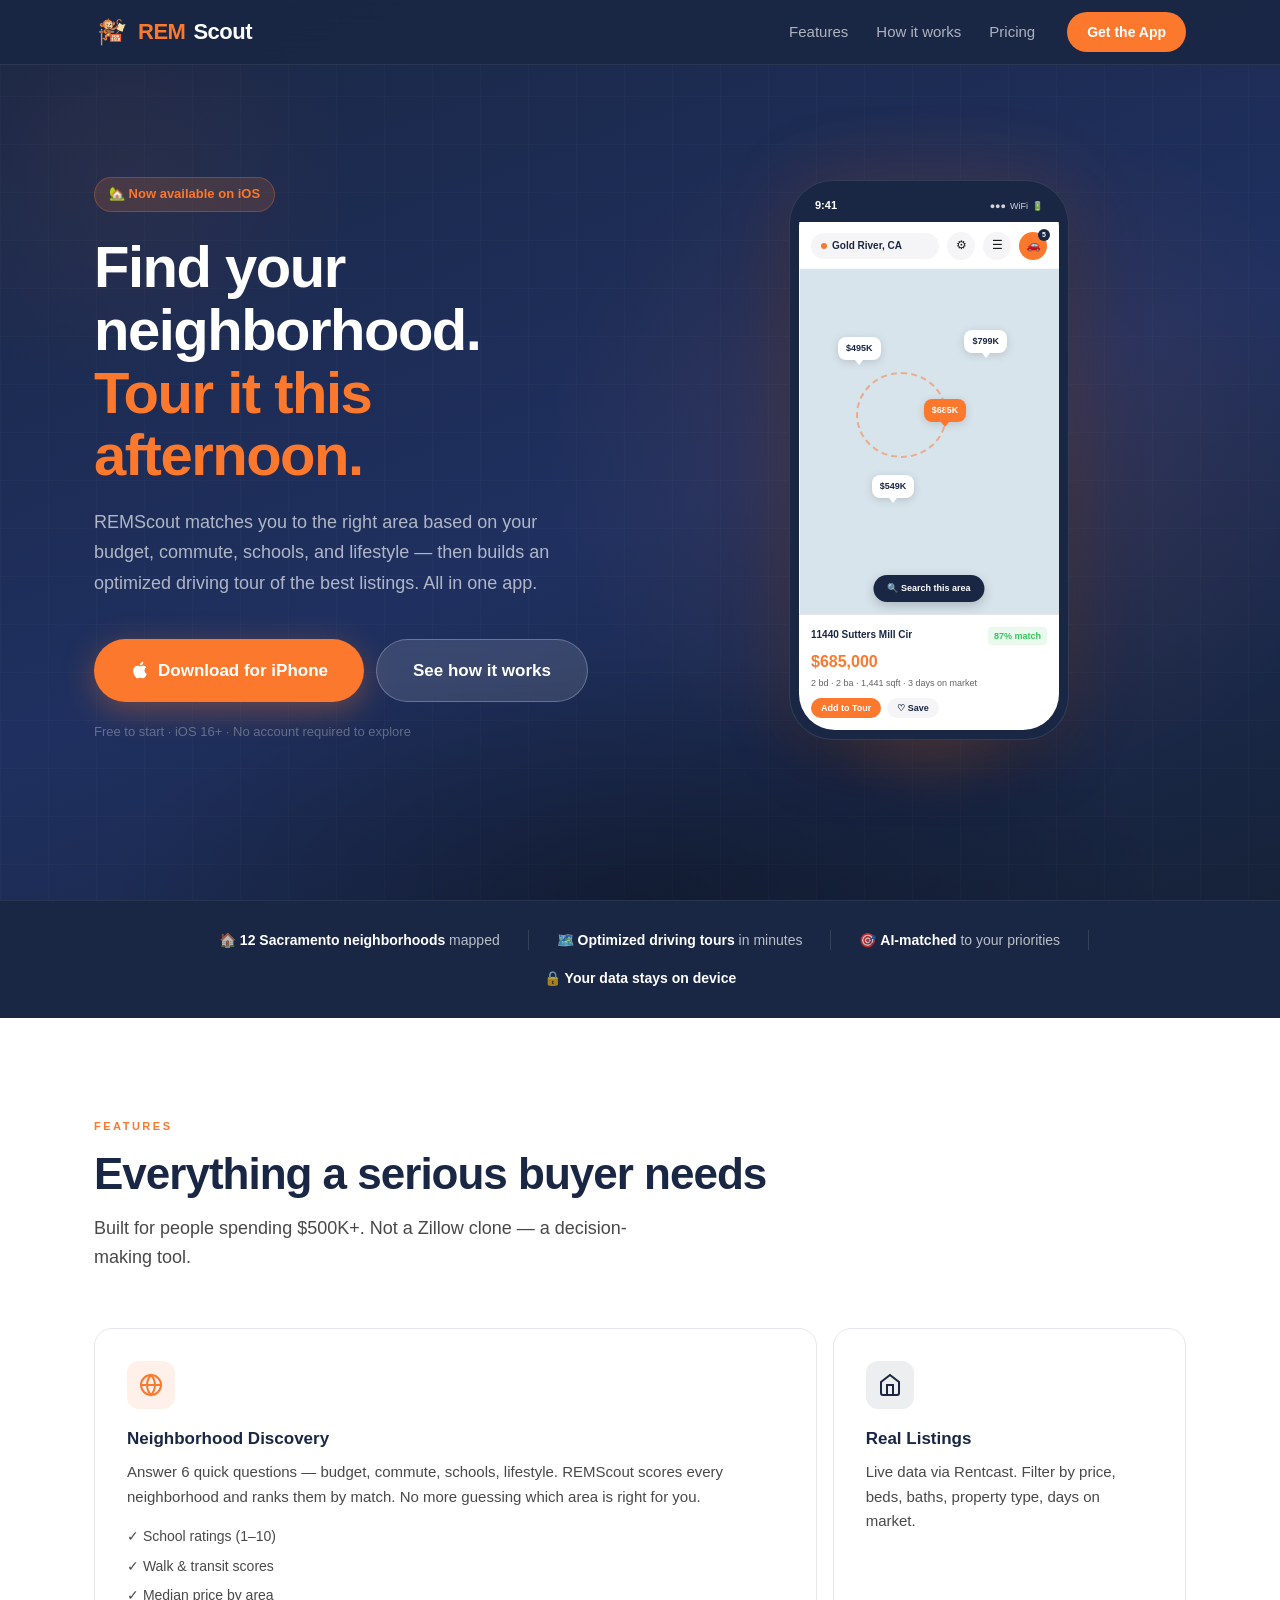
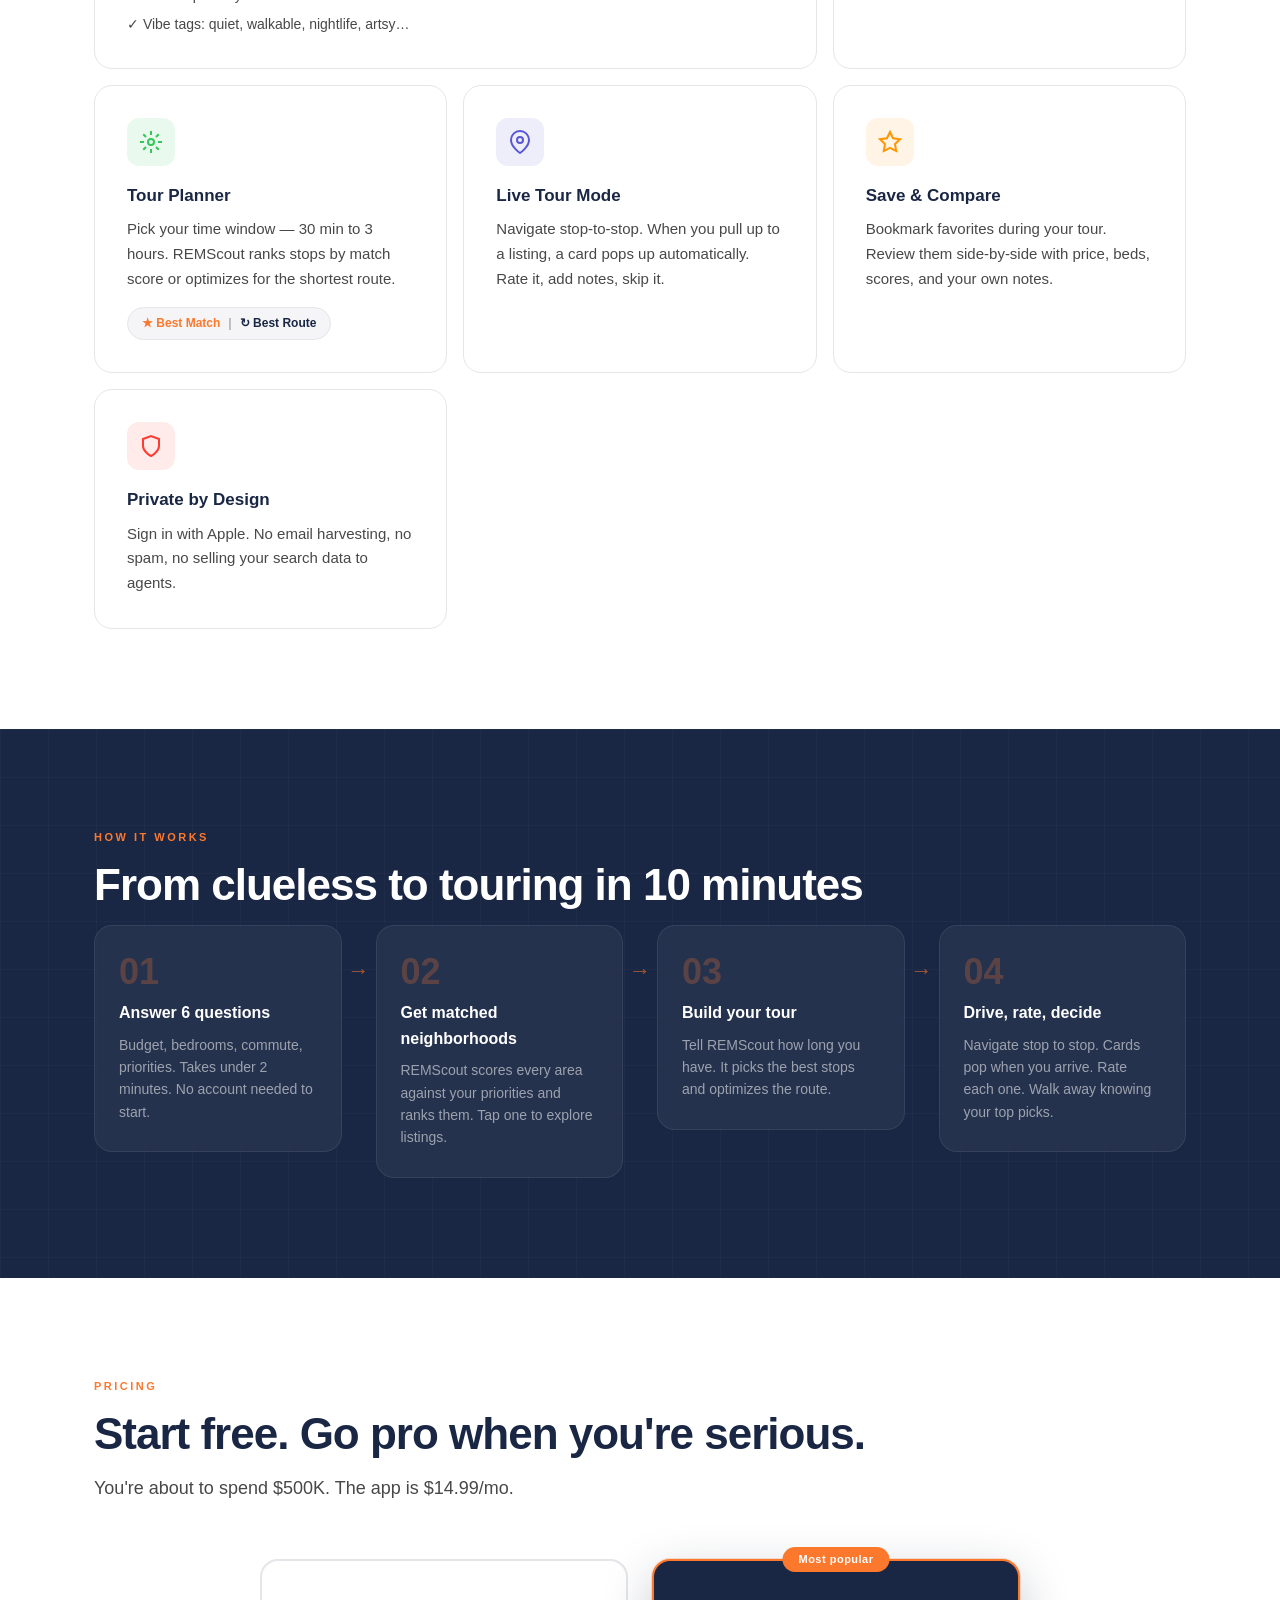
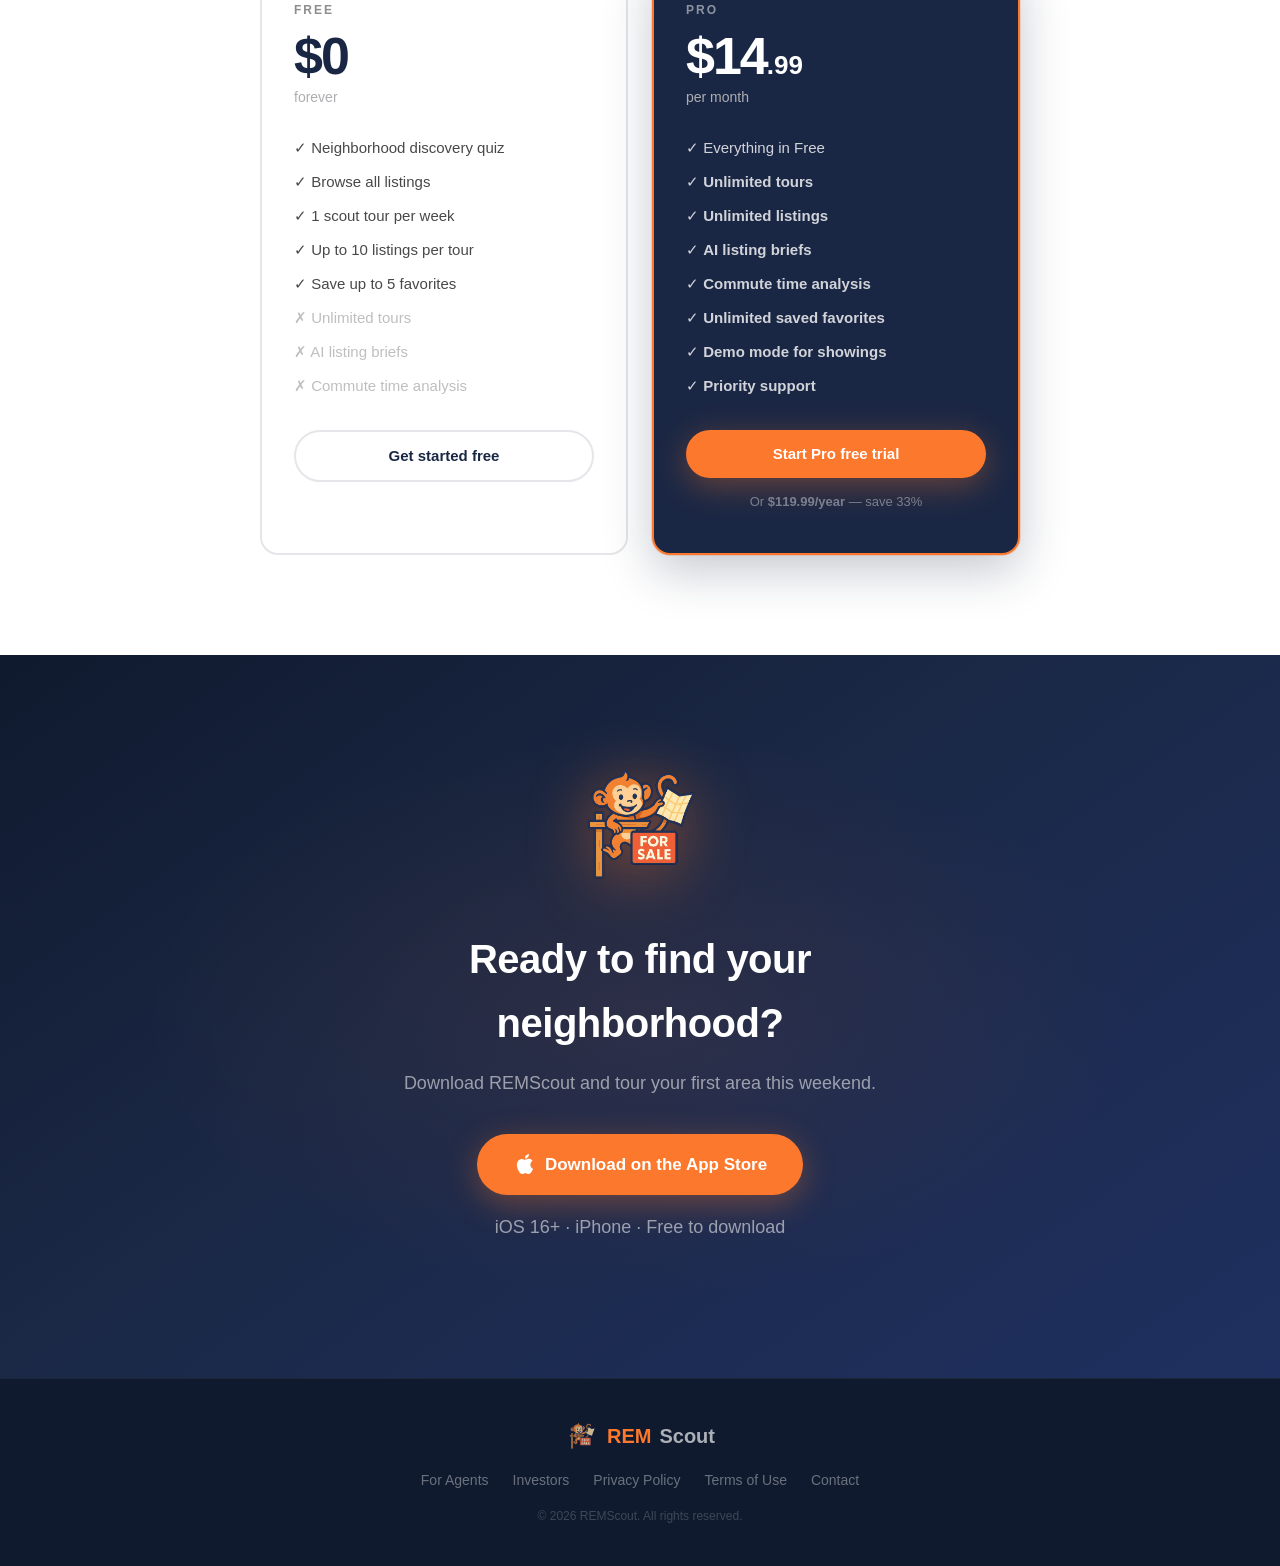
<file: index.html>
<!DOCTYPE html>
<html lang="en">
<head>
  <meta charset="UTF-8" />
  <meta name="viewport" content="width=device-width, initial-scale=1.0" />
  <title>REMScout — Find Your Neighborhood. Tour It Today.</title>
  <meta name="description" content="REMScout helps home buyers discover the right neighborhood and tour listings in one afternoon. Smart filters, optimized routes, AI-powered insights." />
  <meta property="og:title" content="REMScout — Find Your Neighborhood. Tour It Today." />
  <meta property="og:description" content="Smart neighborhood discovery and property tours for serious home buyers." />
  <meta property="og:image" content="https://remscout.com/img/og.jpg" />
  <meta name="twitter:card" content="summary_large_image" />
  <link rel="icon" type="image/png" href="/img/favicon.png" />
  <link rel="preconnect" href="https://fonts.googleapis.com" />
  <link rel="preconnect" href="https://fonts.gstatic.com" crossorigin />
  <link href="https://fonts.googleapis.com/css2?family=Inter:wght@400;500;600;700;800;900&display=swap" rel="stylesheet" />
  <link rel="stylesheet" href="/css/style.css" />
</head>
<body>

  <!-- NAV -->
  <nav class="nav" id="nav">
    <div class="nav-inner">
      <a href="/" class="nav-logo">
        <img src="/img/monkey-mark.png" alt="" class="nav-monkey" onerror="this.replaceWith(document.createTextNode('🐒'))">
        <span class="logo-rem">REM</span><span class="logo-scout">Scout</span>
      </a>
      <div class="nav-links">
        <a href="#features">Features</a>
        <a href="#how-it-works">How it works</a>
        <a href="#pricing">Pricing</a>
      </div>
      <a href="#download" class="btn btn-nav">Get the App</a>
      <button class="nav-hamburger" id="hamburger" aria-label="Menu">
        <span></span><span></span><span></span>
      </button>
    </div>
    <div class="nav-mobile" id="navMobile">
      <a href="#features">Features</a>
      <a href="#how-it-works">How it works</a>
      <a href="#pricing">Pricing</a>
      <a href="#download" class="btn btn-orange">Get the App</a>
    </div>
  </nav>

  <!-- HERO -->
  <section class="hero">
    <div class="hero-bg"></div>
    <div class="container">
      <div class="hero-content">
        <div class="hero-badge">🏡 Now available on iOS</div>
        <h1 class="hero-headline">
          Find your neighborhood.<br />
          <span class="highlight">Tour it this afternoon.</span>
        </h1>
        <p class="hero-sub">
          REMScout matches you to the right area based on your budget, commute, schools, and lifestyle — then builds an optimized driving tour of the best listings. All in one app.
        </p>
        <div class="hero-cta">
          <a href="#download" class="btn btn-orange btn-lg">
            <svg width="20" height="20" viewBox="0 0 24 24" fill="currentColor"><path d="M18.71 19.5c-.83 1.24-1.71 2.45-3.05 2.47-1.34.03-1.77-.79-3.29-.79-1.53 0-2 .77-3.27.82-1.31.05-2.3-1.32-3.14-2.53C4.25 17 2.94 12.45 4.7 9.39c.87-1.52 2.43-2.48 4.12-2.51 1.28-.02 2.5.87 3.29.87.78 0 2.26-1.07 3.8-.91.65.03 2.47.26 3.64 1.98-.09.06-2.17 1.28-2.15 3.81.03 3.02 2.65 4.03 2.68 4.04-.03.07-.42 1.44-1.38 2.83M13 3.5c.73-.83 1.94-1.46 2.94-1.5.13 1.17-.34 2.35-1.04 3.19-.69.85-1.83 1.51-2.95 1.42-.15-1.15.41-2.35 1.05-3.11z"/></svg>
            Download for iPhone
          </a>
          <a href="#how-it-works" class="btn btn-ghost btn-lg">See how it works</a>
        </div>
        <p class="hero-note">Free to start · iOS 16+ · No account required to explore</p>
      </div>
      <div class="hero-phone">
        <div class="phone-frame">
          <div class="phone-screen">
            <div class="phone-mockup">
              <!-- Status bar -->
              <div class="mockup-statusbar">
                <span class="mockup-statusbar-time">9:41</span>
                <div class="mockup-statusbar-icons">
                  <span>●●●</span>
                  <span>WiFi</span>
                  <span>🔋</span>
                </div>
              </div>
              <!-- Top bar -->
              <div class="mockup-topbar">
                <div class="mockup-area-pill">
                  <div class="dot"></div>
                  Gold River, CA
                </div>
                <div class="mockup-icon-btn">⚙</div>
                <div class="mockup-icon-btn">☰</div>
                <div class="mockup-icon-btn orange" style="position:relative">
                  🚗
                  <div class="mockup-badge">5</div>
                </div>
              </div>
              <!-- Map -->
              <div class="mockup-map">
                <div class="map-bg"></div>
                <div class="map-pin pin-1"><div class="pin-bubble">$495K</div><div class="pin-tail"></div></div>
                <div class="map-pin pin-2"><div class="pin-bubble active">$685K</div><div class="pin-tail active"></div></div>
                <div class="map-pin pin-3"><div class="pin-bubble">$799K</div><div class="pin-tail"></div></div>
                <div class="map-pin pin-4"><div class="pin-bubble">$549K</div><div class="pin-tail"></div></div>
                <div class="map-route"></div>
                <div class="mockup-search-btn">🔍 Search this area</div>
              </div>
              <!-- Listing card -->
              <div class="mockup-card">
                <div class="card-row1">
                  <div class="card-address">11440 Sutters Mill Cir</div>
                  <div class="card-match">87% match</div>
                </div>
                <div class="card-price">$685,000</div>
                <div class="card-details">2 bd · 2 ba · 1,441 sqft · 3 days on market</div>
                <div class="card-actions">
                  <button class="card-btn card-btn-primary">Add to Tour</button>
                  <button class="card-btn card-btn-ghost">♡ Save</button>
                </div>
              </div>
            </div>
          </div>
        </div>
        <div class="phone-glow"></div>
      </div>
    </div>
  </section>

  <!-- SOCIAL PROOF BAR -->
  <div class="proof-bar">
    <div class="container proof-inner">
      <div class="proof-item">🏠 <strong>12 Sacramento neighborhoods</strong> mapped</div>
      <div class="proof-divider"></div>
      <div class="proof-item">🗺️ <strong>Optimized driving tours</strong> in minutes</div>
      <div class="proof-divider"></div>
      <div class="proof-item">🎯 <strong>AI-matched</strong> to your priorities</div>
      <div class="proof-divider"></div>
      <div class="proof-item">🔒 <strong>Your data stays on device</strong></div>
    </div>
  </div>

  <!-- FEATURES -->
  <section class="features" id="features">
    <div class="container">
      <div class="section-label">Features</div>
      <h2 class="section-title">Everything a serious buyer needs</h2>
      <p class="section-sub">Built for people spending $500K+. Not a Zillow clone — a decision-making tool.</p>

      <div class="features-grid">

        <div class="feature-card feature-card-large">
          <div class="feature-icon-wrap" style="background: rgba(252,120,45,0.1)">
            <svg class="feature-icon" viewBox="0 0 24 24" fill="none" stroke="#FC782D" stroke-width="2"><circle cx="12" cy="12" r="10"/><path d="M12 2a15.3 15.3 0 0 1 4 10 15.3 15.3 0 0 1-4 10 15.3 15.3 0 0 1-4-10 15.3 15.3 0 0 1 4-10z"/><line x1="2" y1="12" x2="22" y2="12"/></svg>
          </div>
          <h3>Neighborhood Discovery</h3>
          <p>Answer 6 quick questions — budget, commute, schools, lifestyle. REMScout scores every neighborhood and ranks them by match. No more guessing which area is right for you.</p>
          <ul class="feature-list">
            <li>✓ School ratings (1–10)</li>
            <li>✓ Walk &amp; transit scores</li>
            <li>✓ Median price by area</li>
            <li>✓ Vibe tags: quiet, walkable, nightlife, artsy…</li>
          </ul>
        </div>

        <div class="feature-card">
          <div class="feature-icon-wrap" style="background: rgba(26,39,68,0.08)">
            <svg class="feature-icon" viewBox="0 0 24 24" fill="none" stroke="#1A2744" stroke-width="2"><path d="M3 9l9-7 9 7v11a2 2 0 0 1-2 2H5a2 2 0 0 1-2-2z"/><polyline points="9 22 9 12 15 12 15 22"/></svg>
          </div>
          <h3>Real Listings</h3>
          <p>Live data via Rentcast. Filter by price, beds, baths, property type, days on market.</p>
        </div>

        <div class="feature-card">
          <div class="feature-icon-wrap" style="background: rgba(52,199,89,0.1)">
            <svg class="feature-icon" viewBox="0 0 24 24" fill="none" stroke="#34C759" stroke-width="2"><circle cx="12" cy="12" r="3"/><path d="M12 1v4M12 19v4M4.22 4.22l2.83 2.83M16.95 16.95l2.83 2.83M1 12h4M19 12h4M4.22 19.78l2.83-2.83M16.95 7.05l2.83-2.83"/></svg>
          </div>
          <h3>Tour Planner</h3>
          <p>Pick your time window — 30 min to 3 hours. REMScout ranks stops by match score or optimizes for the shortest route.</p>
          <div class="sort-badge">
            <span class="active">★ Best Match</span>
            <span class="sort-divider">|</span>
            <span>↻ Best Route</span>
          </div>
        </div>

        <div class="feature-card">
          <div class="feature-icon-wrap" style="background: rgba(88,86,214,0.1)">
            <svg class="feature-icon" viewBox="0 0 24 24" fill="none" stroke="#5856D6" stroke-width="2"><path d="M21 10c0 7-9 13-9 13s-9-6-9-13a9 9 0 0 1 18 0z"/><circle cx="12" cy="10" r="3"/></svg>
          </div>
          <h3>Live Tour Mode</h3>
          <p>Navigate stop-to-stop. When you pull up to a listing, a card pops up automatically. Rate it, add notes, skip it.</p>
        </div>

        <div class="feature-card">
          <div class="feature-icon-wrap" style="background: rgba(255,149,0,0.1)">
            <svg class="feature-icon" viewBox="0 0 24 24" fill="none" stroke="#FF9500" stroke-width="2"><polygon points="12 2 15.09 8.26 22 9.27 17 14.14 18.18 21.02 12 17.77 5.82 21.02 7 14.14 2 9.27 8.91 8.26 12 2"/></svg>
          </div>
          <h3>Save &amp; Compare</h3>
          <p>Bookmark favorites during your tour. Review them side-by-side with price, beds, scores, and your own notes.</p>
        </div>

        <div class="feature-card">
          <div class="feature-icon-wrap" style="background: rgba(255,59,48,0.1)">
            <svg class="feature-icon" viewBox="0 0 24 24" fill="none" stroke="#FF3B30" stroke-width="2"><path d="M12 22s8-4 8-10V5l-8-3-8 3v7c0 6 8 10 8 10z"/></svg>
          </div>
          <h3>Private by Design</h3>
          <p>Sign in with Apple. No email harvesting, no spam, no selling your search data to agents.</p>
        </div>

      </div>
    </div>
  </section>

  <!-- HOW IT WORKS -->
  <section class="how-it-works" id="how-it-works">
    <div class="container">
      <div class="section-label">How it works</div>
      <h2 class="section-title">From clueless to touring in 10 minutes</h2>

      <div class="steps">
        <div class="step">
          <div class="step-number">01</div>
          <div class="step-content">
            <h3>Answer 6 questions</h3>
            <p>Budget, bedrooms, commute, priorities. Takes under 2 minutes. No account needed to start.</p>
          </div>
        </div>
        <div class="step-arrow">→</div>
        <div class="step">
          <div class="step-number">02</div>
          <div class="step-content">
            <h3>Get matched neighborhoods</h3>
            <p>REMScout scores every area against your priorities and ranks them. Tap one to explore listings.</p>
          </div>
        </div>
        <div class="step-arrow">→</div>
        <div class="step">
          <div class="step-number">03</div>
          <div class="step-content">
            <h3>Build your tour</h3>
            <p>Tell REMScout how long you have. It picks the best stops and optimizes the route.</p>
          </div>
        </div>
        <div class="step-arrow">→</div>
        <div class="step">
          <div class="step-number">04</div>
          <div class="step-content">
            <h3>Drive, rate, decide</h3>
            <p>Navigate stop to stop. Cards pop when you arrive. Rate each one. Walk away knowing your top picks.</p>
          </div>
        </div>
      </div>
    </div>
  </section>

  <!-- PRICING -->
  <section class="pricing" id="pricing">
    <div class="container">
      <div class="section-label">Pricing</div>
      <h2 class="section-title">Start free. Go pro when you're serious.</h2>
      <p class="section-sub">You're about to spend $500K. The app is $14.99/mo.</p>

      <div class="pricing-cards">

        <div class="pricing-card">
          <div class="pricing-tier">Free</div>
          <div class="pricing-price">$0</div>
          <div class="pricing-period">forever</div>
          <ul class="pricing-features">
            <li>✓ Neighborhood discovery quiz</li>
            <li>✓ Browse all listings</li>
            <li>✓ 1 scout tour per week</li>
            <li>✓ Up to 10 listings per tour</li>
            <li>✓ Save up to 5 favorites</li>
            <li class="muted">✗ Unlimited tours</li>
            <li class="muted">✗ AI listing briefs</li>
            <li class="muted">✗ Commute time analysis</li>
          </ul>
          <a href="#download" class="btn btn-outline btn-full">Get started free</a>
        </div>

        <div class="pricing-card pricing-card-featured">
          <div class="pricing-badge">Most popular</div>
          <div class="pricing-tier">Pro</div>
          <div class="pricing-price">$14<span>.99</span></div>
          <div class="pricing-period">per month</div>
          <ul class="pricing-features">
            <li>✓ Everything in Free</li>
            <li>✓ <strong>Unlimited tours</strong></li>
            <li>✓ <strong>Unlimited listings</strong></li>
            <li>✓ <strong>AI listing briefs</strong></li>
            <li>✓ <strong>Commute time analysis</strong></li>
            <li>✓ <strong>Unlimited saved favorites</strong></li>
            <li>✓ <strong>Demo mode for showings</strong></li>
            <li>✓ <strong>Priority support</strong></li>
          </ul>
          <a href="#download" class="btn btn-orange btn-full">Start Pro free trial</a>
          <p class="pricing-note">Or <strong>$119.99/year</strong> — save 33%</p>
        </div>

      </div>
    </div>
  </section>

  <!-- CTA / DOWNLOAD -->
  <section class="download" id="download">
    <div class="container">
      <div class="download-inner">
        <div class="download-monkey">
          <img src="/img/monkey-mark.png" alt="REMScout monkey" class="download-monkey-img" onerror="this.outerHTML='<span style=&quot;font-size:72px&quot;>🐒</span>'">
        </div>
        <h2>Ready to find your neighborhood?</h2>
        <p>Download REMScout and tour your first area this weekend.</p>
        <a href="#" class="btn btn-orange btn-lg app-store-btn">
          <svg width="24" height="24" viewBox="0 0 24 24" fill="currentColor"><path d="M18.71 19.5c-.83 1.24-1.71 2.45-3.05 2.47-1.34.03-1.77-.79-3.29-.79-1.53 0-2 .77-3.27.82-1.31.05-2.3-1.32-3.14-2.53C4.25 17 2.94 12.45 4.7 9.39c.87-1.52 2.43-2.48 4.12-2.51 1.28-.02 2.5.87 3.29.87.78 0 2.26-1.07 3.8-.91.65.03 2.47.26 3.64 1.98-.09.06-2.17 1.28-2.15 3.81.03 3.02 2.65 4.03 2.68 4.04-.03.07-.42 1.44-1.38 2.83M13 3.5c.73-.83 1.94-1.46 2.94-1.5.13 1.17-.34 2.35-1.04 3.19-.69.85-1.83 1.51-2.95 1.42-.15-1.15.41-2.35 1.05-3.11z"/></svg>
          Download on the App Store
        </a>
        <p class="download-note">iOS 16+ · iPhone · Free to download</p>
      </div>
    </div>
  </section>

  <!-- FOOTER -->
  <footer class="footer">
    <div class="container footer-inner">
      <div class="footer-logo">
        <img src="/img/monkey-mark.png" alt="" class="footer-monkey" onerror="this.style.display='none'">
        <span class="logo-rem">REM</span><span class="logo-scout">Scout</span>
      </div>
      <div class="footer-links">
        <a href="/partners">For Agents</a>
        <a href="/investors">Investors</a>
        <a href="/privacy">Privacy Policy</a>
        <a href="/terms">Terms of Use</a>
        <a href="mailto:hello@remscout.com">Contact</a>
      </div>
      <p class="footer-copy">© 2026 REMScout. All rights reserved.</p>
    </div>
  </footer>

  <script src="/js/main.js"></script>
</body>
</html>
</file>
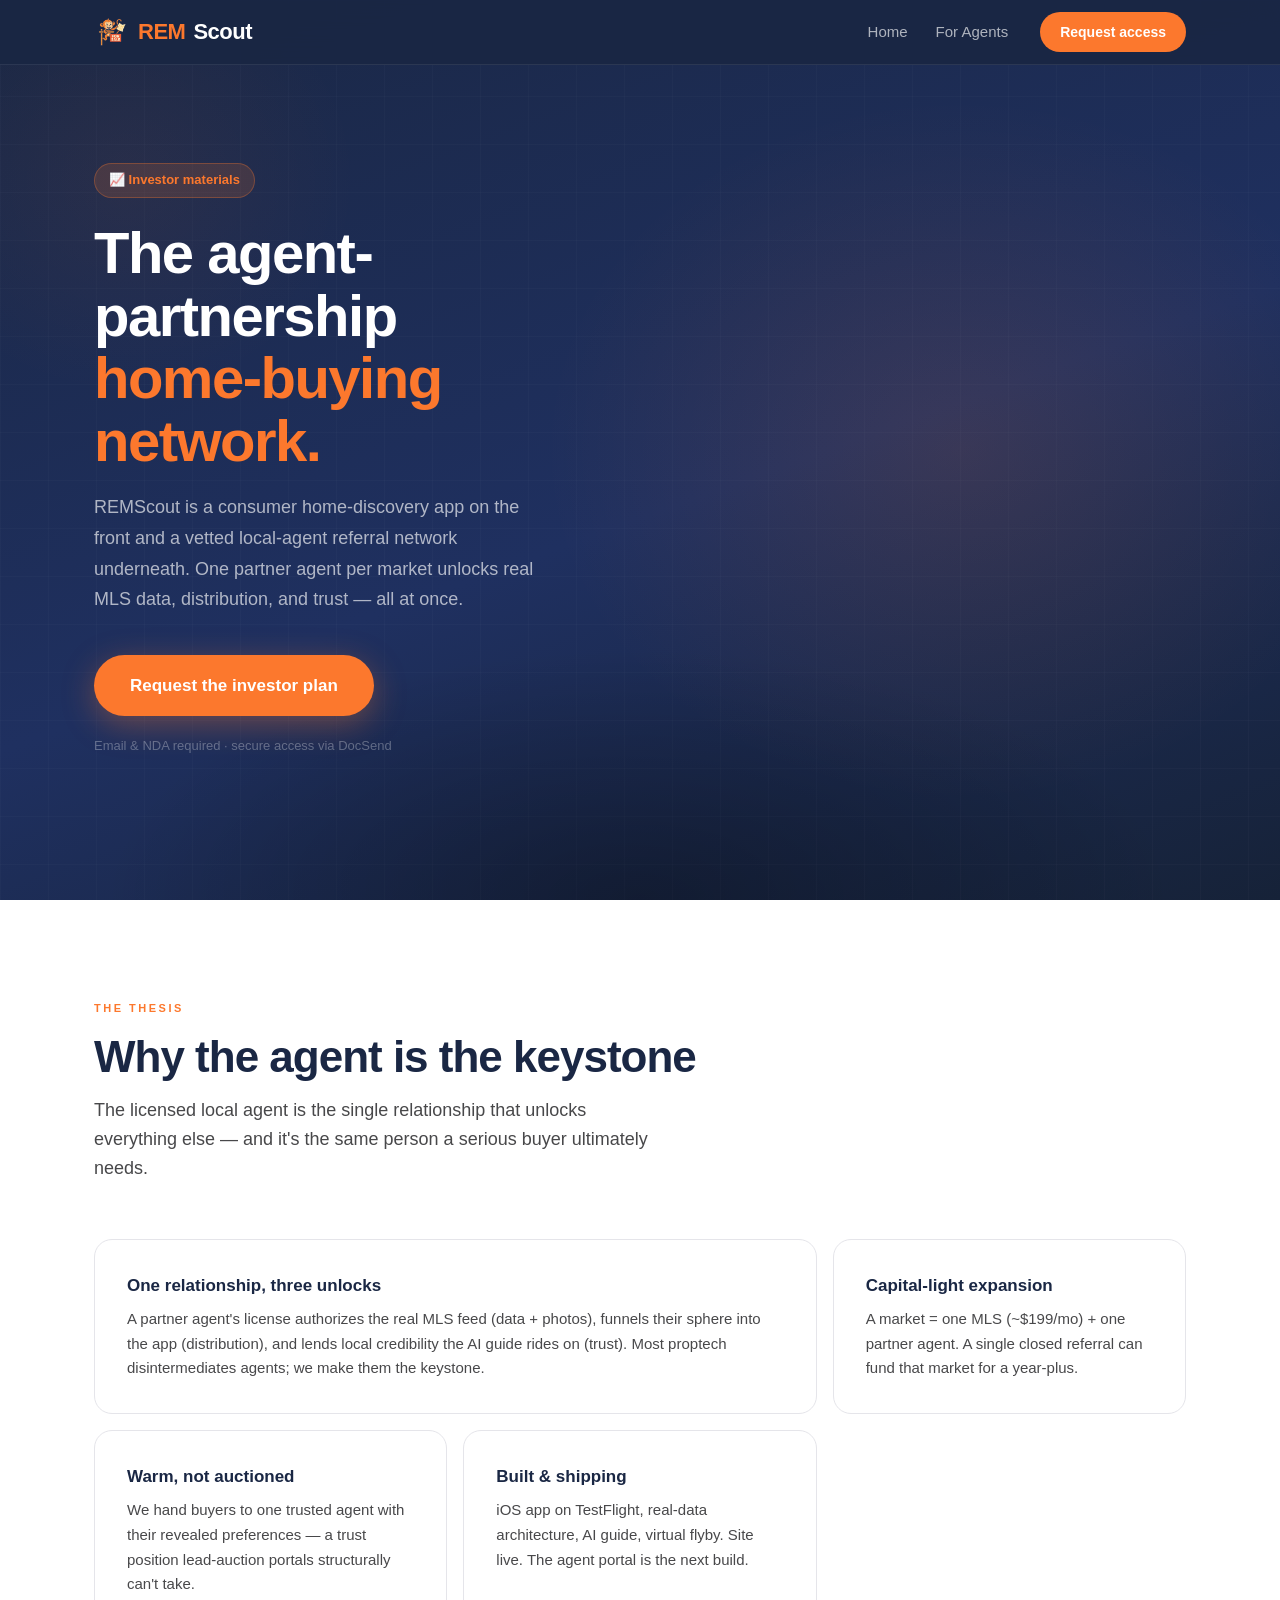
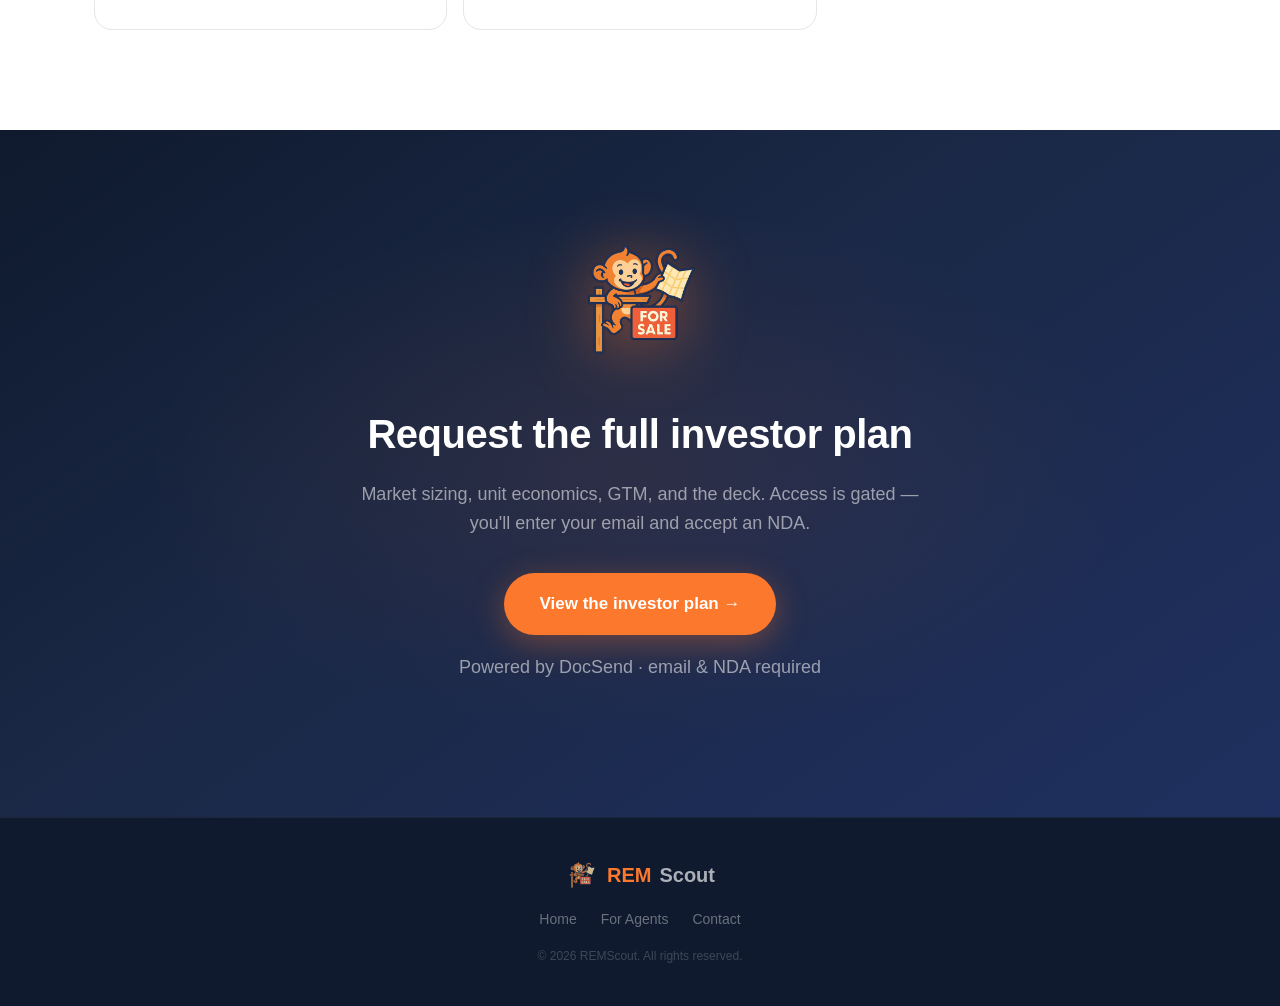
<file: investors.html>
<!DOCTYPE html>
<html lang="en">
<head>
  <meta charset="UTF-8" />
  <meta name="viewport" content="width=device-width, initial-scale=1.0" />
  <title>REMScout — For Investors</title>
  <meta name="description" content="REMScout: an agent-partnership home-buying discovery network. Request the investor materials." />
  <meta name="robots" content="noindex" />
  <link rel="icon" type="image/png" href="/img/favicon.png" />
  <link rel="preconnect" href="https://fonts.googleapis.com" />
  <link rel="preconnect" href="https://fonts.gstatic.com" crossorigin />
  <link href="https://fonts.googleapis.com/css2?family=Inter:wght@400;500;600;700;800;900&display=swap" rel="stylesheet" />
  <link rel="stylesheet" href="/css/style.css" />
</head>
<body>

  <!-- =========================================================
       SET YOUR DOCSEND LINK HERE
       Upload the investor plan/deck to DocSend, enable email
       capture + NDA, copy the share link, and paste it below.
       ========================================================= -->
  <script>
    window.REMSCOUT_DOCSEND_INVESTOR_URL = "https://centerstage.docsend.com/v/v32df/remscout_investor_brief";
  </script>

  <!-- NAV -->
  <nav class="nav" id="nav">
    <div class="nav-inner">
      <a href="/" class="nav-logo">
        <img src="/img/monkey-mark.png" alt="" class="nav-monkey" onerror="this.replaceWith(document.createTextNode('🐒'))">
        <span class="logo-rem">REM</span><span class="logo-scout">Scout</span>
      </a>
      <div class="nav-links">
        <a href="/">Home</a>
        <a href="/partners">For Agents</a>
      </div>
      <a href="#access" class="btn btn-nav">Request access</a>
    </div>
  </nav>

  <!-- HERO -->
  <section class="hero">
    <div class="hero-bg"></div>
    <div class="container">
      <div class="hero-content">
        <div class="hero-badge">📈 Investor materials</div>
        <h1 class="hero-headline">
          The agent-partnership<br />
          <span class="highlight">home-buying network.</span>
        </h1>
        <p class="hero-sub">
          REMScout is a consumer home-discovery app on the front and a vetted local-agent referral network underneath. One partner agent per market unlocks real MLS data, distribution, and trust — all at once.
        </p>
        <div class="hero-cta">
          <a href="#access" class="btn btn-orange btn-lg">Request the investor plan</a>
        </div>
        <p class="hero-note">Email &amp; NDA required · secure access via DocSend</p>
      </div>
    </div>
  </section>

  <!-- TEASER -->
  <section class="features">
    <div class="container">
      <div class="section-label">The thesis</div>
      <h2 class="section-title">Why the agent is the keystone</h2>
      <p class="section-sub">The licensed local agent is the single relationship that unlocks everything else — and it's the same person a serious buyer ultimately needs.</p>
      <div class="features-grid">
        <div class="feature-card feature-card-large">
          <h3>One relationship, three unlocks</h3>
          <p>A partner agent's license authorizes the real MLS feed (data + photos), funnels their sphere into the app (distribution), and lends local credibility the AI guide rides on (trust). Most proptech disintermediates agents; we make them the keystone.</p>
        </div>
        <div class="feature-card">
          <h3>Capital-light expansion</h3>
          <p>A market = one MLS (~$199/mo) + one partner agent. A single closed referral can fund that market for a year-plus.</p>
        </div>
        <div class="feature-card">
          <h3>Warm, not auctioned</h3>
          <p>We hand buyers to one trusted agent with their revealed preferences — a trust position lead-auction portals structurally can't take.</p>
        </div>
        <div class="feature-card">
          <h3>Built &amp; shipping</h3>
          <p>iOS app on TestFlight, real-data architecture, AI guide, virtual flyby. Site live. The agent portal is the next build.</p>
        </div>
      </div>
    </div>
  </section>

  <!-- ACCESS / CTA -->
  <section class="download" id="access">
    <div class="container">
      <div class="download-inner">
        <div class="download-monkey">
          <img src="/img/monkey-mark.png" alt="REMScout" class="download-monkey-img" onerror="this.outerHTML='<span style=&quot;font-size:72px&quot;>🐒</span>'">
        </div>
        <h2>Request the full investor plan</h2>
        <p>Market sizing, unit economics, GTM, and the deck. Access is gated — you'll enter your email and accept an NDA.</p>
        <a href="#" id="investorCta" class="btn btn-orange btn-lg app-store-btn">View the investor plan →</a>
        <p class="download-note">Powered by DocSend · email &amp; NDA required</p>
      </div>
    </div>
  </section>

  <!-- FOOTER -->
  <footer class="footer">
    <div class="container footer-inner">
      <div class="footer-logo">
        <img src="/img/monkey-mark.png" alt="" class="footer-monkey" onerror="this.style.display='none'">
        <span class="logo-rem">REM</span><span class="logo-scout">Scout</span>
      </div>
      <div class="footer-links">
        <a href="/">Home</a>
        <a href="/partners">For Agents</a>
        <a href="mailto:hello@remscout.com">Contact</a>
      </div>
      <p class="footer-copy">© 2026 REMScout. All rights reserved.</p>
    </div>
  </footer>

  <script>
    (function () {
      var url = window.REMSCOUT_DOCSEND_INVESTOR_URL || "";
      var cta = document.getElementById('investorCta');
      var configured = url && url.indexOf('PASTE_') !== 0;
      if (configured) {
        cta.setAttribute('href', url);
        cta.setAttribute('target', '_blank');
        cta.setAttribute('rel', 'noopener');
      } else {
        cta.addEventListener('click', function (e) {
          e.preventDefault();
          window.location.href = 'mailto:hello@remscout.com?subject=Investor%20materials%20request';
        });
      }
    })();
  </script>
</body>
</html>
</file>
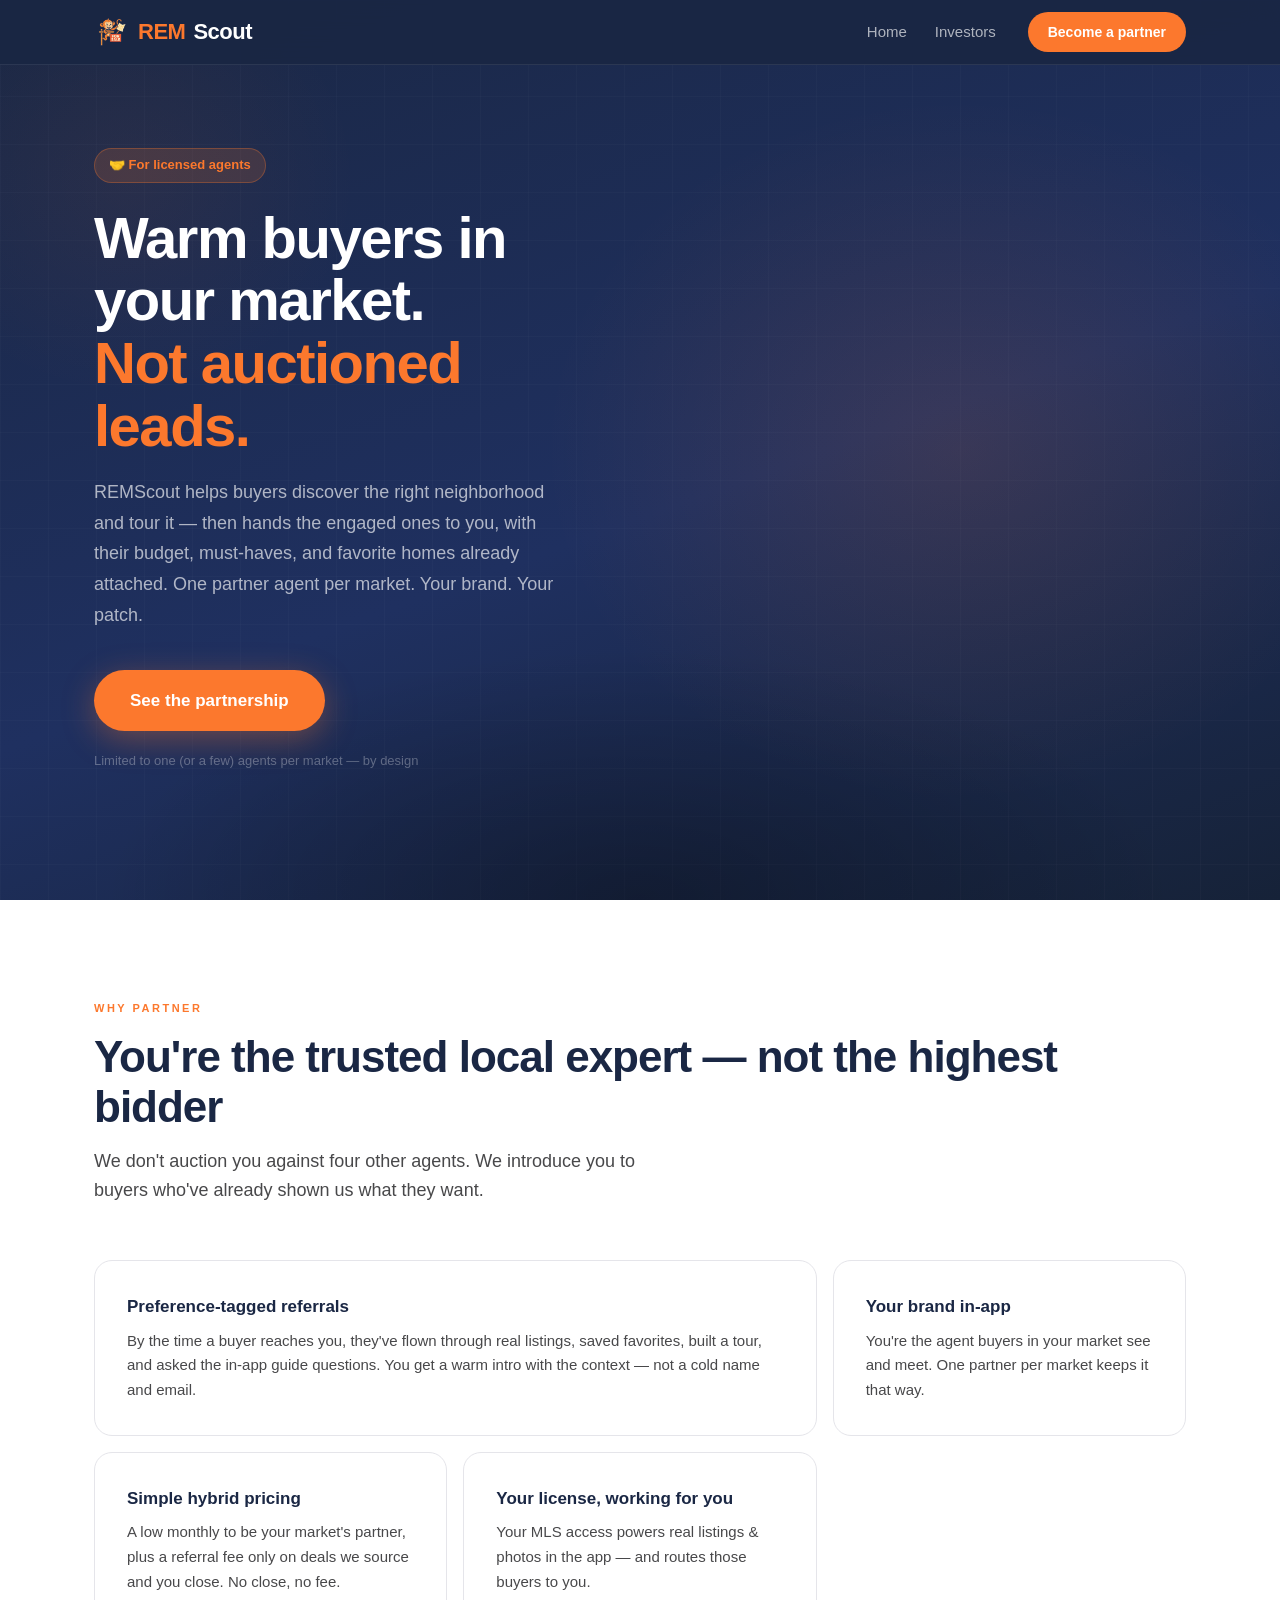
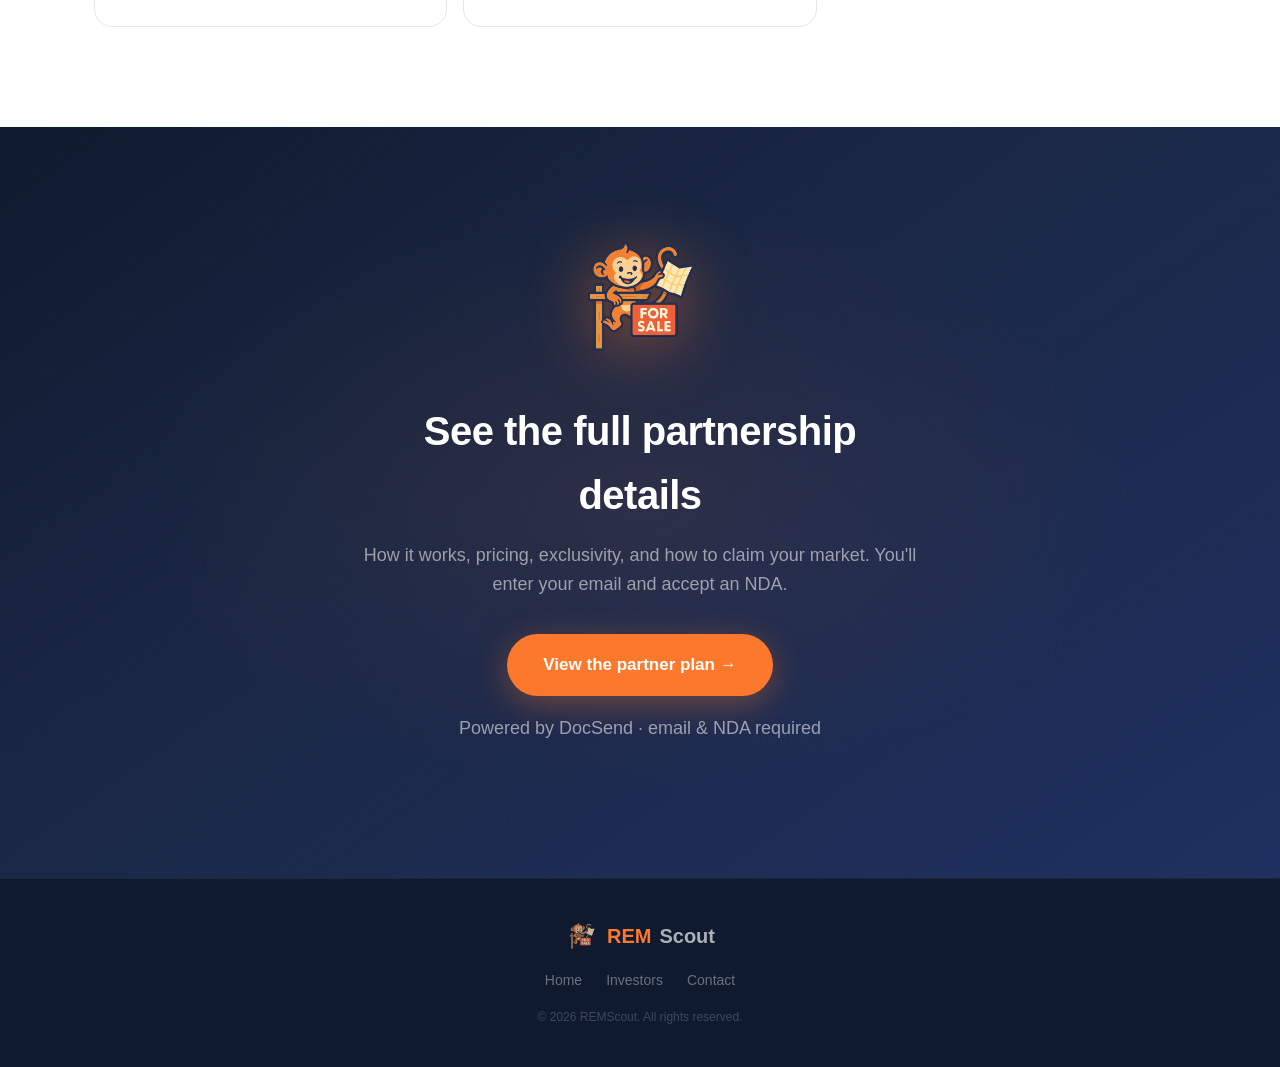
<file: partners.html>
<!DOCTYPE html>
<html lang="en">
<head>
  <meta charset="UTF-8" />
  <meta name="viewport" content="width=device-width, initial-scale=1.0" />
  <title>REMScout — For Partner Agents</title>
  <meta name="description" content="Partner with REMScout: warm, ready-to-tour buyers in your market — not auctioned cold leads." />
  <meta name="robots" content="noindex" />
  <link rel="icon" type="image/png" href="/img/favicon.png" />
  <link rel="preconnect" href="https://fonts.googleapis.com" />
  <link rel="preconnect" href="https://fonts.gstatic.com" crossorigin />
  <link href="https://fonts.googleapis.com/css2?family=Inter:wght@400;500;600;700;800;900&display=swap" rel="stylesheet" />
  <link rel="stylesheet" href="/css/style.css" />
</head>
<body>

  <!-- =========================================================
       SET YOUR DOCSEND LINK HERE
       Upload the partner-agent plan to DocSend, enable email
       capture + NDA, copy the share link, and paste it below.
       ========================================================= -->
  <script>
    window.REMSCOUT_DOCSEND_PARTNER_URL = "https://centerstage.docsend.com/v/v32df/remscout_partner_brief";
  </script>

  <!-- NAV -->
  <nav class="nav" id="nav">
    <div class="nav-inner">
      <a href="/" class="nav-logo">
        <img src="/img/monkey-mark.png" alt="" class="nav-monkey" onerror="this.replaceWith(document.createTextNode('🐒'))">
        <span class="logo-rem">REM</span><span class="logo-scout">Scout</span>
      </a>
      <div class="nav-links">
        <a href="/">Home</a>
        <a href="/investors">Investors</a>
      </div>
      <a href="#access" class="btn btn-nav">Become a partner</a>
    </div>
  </nav>

  <!-- HERO -->
  <section class="hero">
    <div class="hero-bg"></div>
    <div class="container">
      <div class="hero-content">
        <div class="hero-badge">🤝 For licensed agents</div>
        <h1 class="hero-headline">
          Warm buyers in your market.<br />
          <span class="highlight">Not auctioned leads.</span>
        </h1>
        <p class="hero-sub">
          REMScout helps buyers discover the right neighborhood and tour it — then hands the engaged ones to you, with their budget, must-haves, and favorite homes already attached. One partner agent per market. Your brand. Your patch.
        </p>
        <div class="hero-cta">
          <a href="#access" class="btn btn-orange btn-lg">See the partnership</a>
        </div>
        <p class="hero-note">Limited to one (or a few) agents per market — by design</p>
      </div>
    </div>
  </section>

  <!-- TEASER -->
  <section class="features">
    <div class="container">
      <div class="section-label">Why partner</div>
      <h2 class="section-title">You're the trusted local expert — not the highest bidder</h2>
      <p class="section-sub">We don't auction you against four other agents. We introduce you to buyers who've already shown us what they want.</p>
      <div class="features-grid">
        <div class="feature-card feature-card-large">
          <h3>Preference-tagged referrals</h3>
          <p>By the time a buyer reaches you, they've flown through real listings, saved favorites, built a tour, and asked the in-app guide questions. You get a warm intro with the context — not a cold name and email.</p>
        </div>
        <div class="feature-card">
          <h3>Your brand in-app</h3>
          <p>You're the agent buyers in your market see and meet. One partner per market keeps it that way.</p>
        </div>
        <div class="feature-card">
          <h3>Simple hybrid pricing</h3>
          <p>A low monthly to be your market's partner, plus a referral fee only on deals we source and you close. No close, no fee.</p>
        </div>
        <div class="feature-card">
          <h3>Your license, working for you</h3>
          <p>Your MLS access powers real listings &amp; photos in the app — and routes those buyers to you.</p>
        </div>
      </div>
    </div>
  </section>

  <!-- ACCESS / CTA -->
  <section class="download" id="access">
    <div class="container">
      <div class="download-inner">
        <div class="download-monkey">
          <img src="/img/monkey-mark.png" alt="REMScout" class="download-monkey-img" onerror="this.outerHTML='<span style=&quot;font-size:72px&quot;>🐒</span>'">
        </div>
        <h2>See the full partnership details</h2>
        <p>How it works, pricing, exclusivity, and how to claim your market. You'll enter your email and accept an NDA.</p>
        <a href="#" id="partnerCta" class="btn btn-orange btn-lg app-store-btn">View the partner plan →</a>
        <p class="download-note">Powered by DocSend · email &amp; NDA required</p>
      </div>
    </div>
  </section>

  <!-- FOOTER -->
  <footer class="footer">
    <div class="container footer-inner">
      <div class="footer-logo">
        <img src="/img/monkey-mark.png" alt="" class="footer-monkey" onerror="this.style.display='none'">
        <span class="logo-rem">REM</span><span class="logo-scout">Scout</span>
      </div>
      <div class="footer-links">
        <a href="/">Home</a>
        <a href="/investors">Investors</a>
        <a href="mailto:hello@remscout.com">Contact</a>
      </div>
      <p class="footer-copy">© 2026 REMScout. All rights reserved.</p>
    </div>
  </footer>

  <script>
    (function () {
      var url = window.REMSCOUT_DOCSEND_PARTNER_URL || "";
      var cta = document.getElementById('partnerCta');
      var configured = url && url.indexOf('PASTE_') !== 0;
      if (configured) {
        cta.setAttribute('href', url);
        cta.setAttribute('target', '_blank');
        cta.setAttribute('rel', 'noopener');
      } else {
        cta.addEventListener('click', function (e) {
          e.preventDefault();
          window.location.href = 'mailto:hello@remscout.com?subject=REMScout%20partner%20agent%20inquiry';
        });
      }
    })();
  </script>
</body>
</html>
</file>
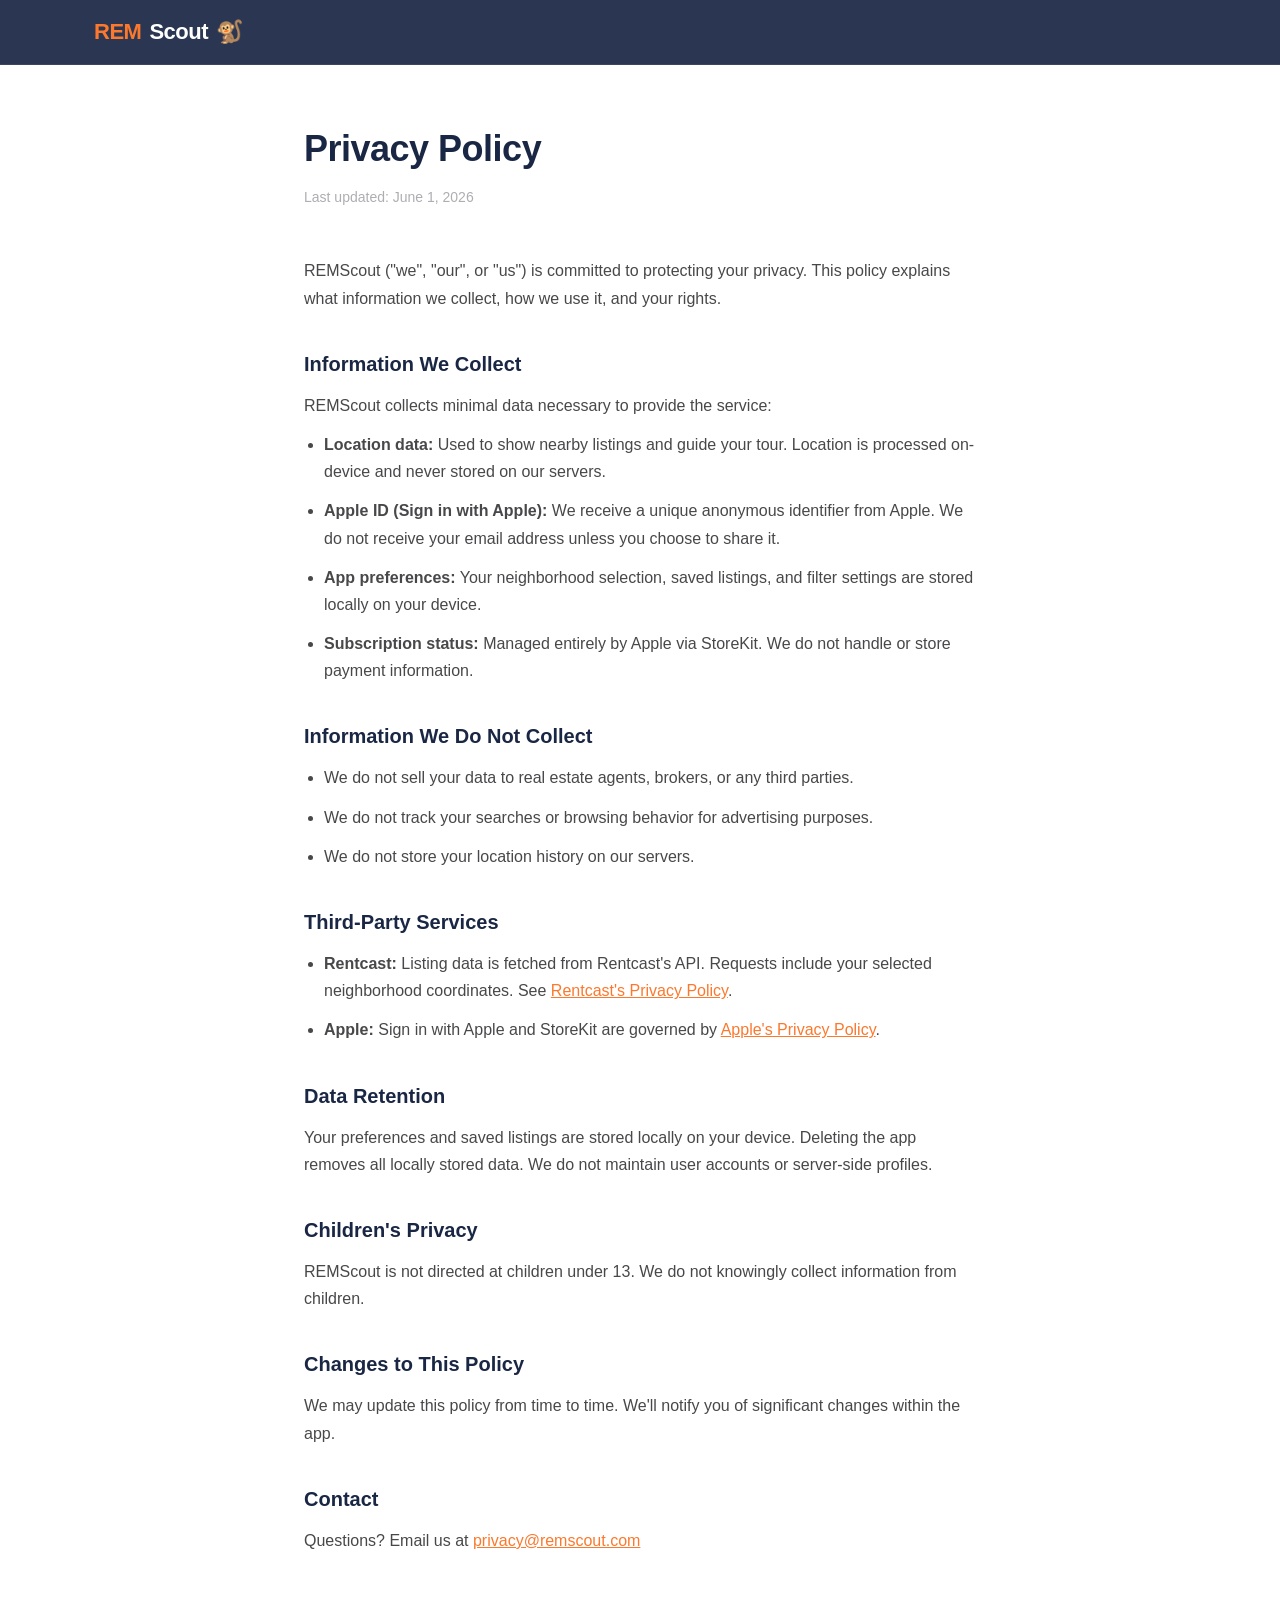
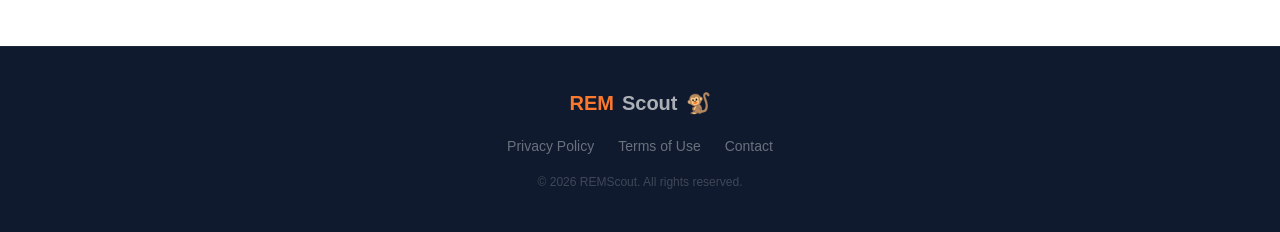
<file: privacy.html>
<!DOCTYPE html>
<html lang="en">
<head>
  <meta charset="UTF-8" />
  <meta name="viewport" content="width=device-width, initial-scale=1.0" />
  <title>Privacy Policy — REMScout</title>
  <link href="https://fonts.googleapis.com/css2?family=Inter:wght@400;500;600;700;800&display=swap" rel="stylesheet" />
  <link rel="stylesheet" href="/css/style.css" />
  <style>
    .legal { max-width: 720px; margin: 0 auto; padding: 120px 24px 80px; }
    .legal h1 { font-size: 36px; font-weight: 800; color: var(--navy); margin-bottom: 8px; letter-spacing: -0.5px; }
    .legal .updated { font-size: 14px; color: var(--gray-3); margin-bottom: 48px; }
    .legal h2 { font-size: 20px; font-weight: 700; color: var(--navy); margin: 36px 0 12px; }
    .legal p, .legal li { font-size: 16px; color: var(--text-sub); line-height: 1.7; margin-bottom: 12px; }
    .legal ul { padding-left: 20px; }
    .legal a { color: var(--orange); }
  </style>
</head>
<body>
  <nav class="nav" id="nav">
    <div class="nav-inner">
      <a href="/" class="nav-logo">
        <span class="logo-rem">REM</span><span class="logo-scout">Scout</span>
        <span class="logo-monkey">🐒</span>
      </a>
    </div>
  </nav>

  <div class="legal">
    <h1>Privacy Policy</h1>
    <p class="updated">Last updated: June 1, 2026</p>

    <p>REMScout ("we", "our", or "us") is committed to protecting your privacy. This policy explains what information we collect, how we use it, and your rights.</p>

    <h2>Information We Collect</h2>
    <p>REMScout collects minimal data necessary to provide the service:</p>
    <ul>
      <li><strong>Location data:</strong> Used to show nearby listings and guide your tour. Location is processed on-device and never stored on our servers.</li>
      <li><strong>Apple ID (Sign in with Apple):</strong> We receive a unique anonymous identifier from Apple. We do not receive your email address unless you choose to share it.</li>
      <li><strong>App preferences:</strong> Your neighborhood selection, saved listings, and filter settings are stored locally on your device.</li>
      <li><strong>Subscription status:</strong> Managed entirely by Apple via StoreKit. We do not handle or store payment information.</li>
    </ul>

    <h2>Information We Do Not Collect</h2>
    <ul>
      <li>We do not sell your data to real estate agents, brokers, or any third parties.</li>
      <li>We do not track your searches or browsing behavior for advertising purposes.</li>
      <li>We do not store your location history on our servers.</li>
    </ul>

    <h2>Third-Party Services</h2>
    <ul>
      <li><strong>Rentcast:</strong> Listing data is fetched from Rentcast's API. Requests include your selected neighborhood coordinates. See <a href="https://rentcast.io/privacy" target="_blank">Rentcast's Privacy Policy</a>.</li>
      <li><strong>Apple:</strong> Sign in with Apple and StoreKit are governed by <a href="https://www.apple.com/legal/privacy/" target="_blank">Apple's Privacy Policy</a>.</li>
    </ul>

    <h2>Data Retention</h2>
    <p>Your preferences and saved listings are stored locally on your device. Deleting the app removes all locally stored data. We do not maintain user accounts or server-side profiles.</p>

    <h2>Children's Privacy</h2>
    <p>REMScout is not directed at children under 13. We do not knowingly collect information from children.</p>

    <h2>Changes to This Policy</h2>
    <p>We may update this policy from time to time. We'll notify you of significant changes within the app.</p>

    <h2>Contact</h2>
    <p>Questions? Email us at <a href="mailto:privacy@remscout.com">privacy@remscout.com</a></p>
  </div>

  <footer class="footer">
    <div class="container footer-inner">
      <div class="footer-logo"><span class="logo-rem">REM</span><span class="logo-scout">Scout</span> <span class="logo-monkey">🐒</span></div>
      <div class="footer-links">
        <a href="/privacy">Privacy Policy</a>
        <a href="/terms">Terms of Use</a>
        <a href="mailto:hello@remscout.com">Contact</a>
      </div>
      <p class="footer-copy">© 2026 REMScout. All rights reserved.</p>
    </div>
  </footer>
</body>
</html>
</file>
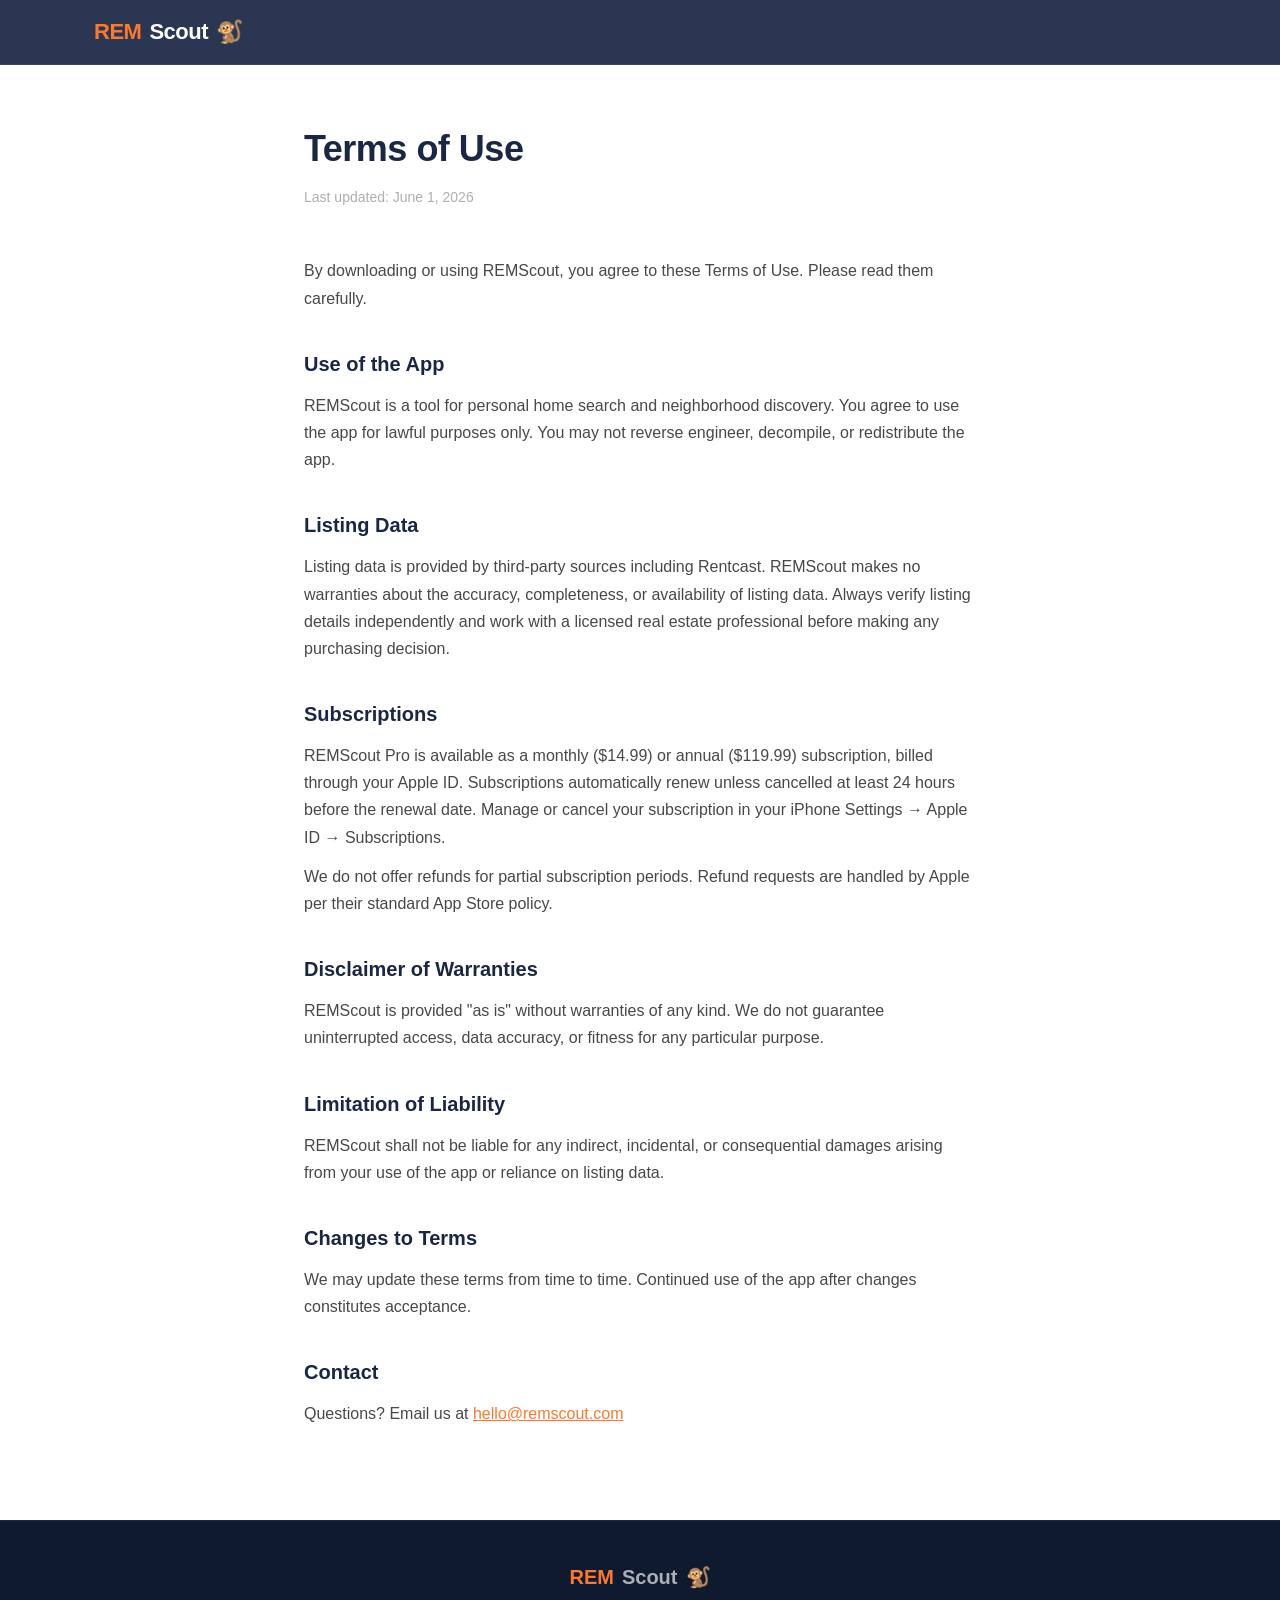
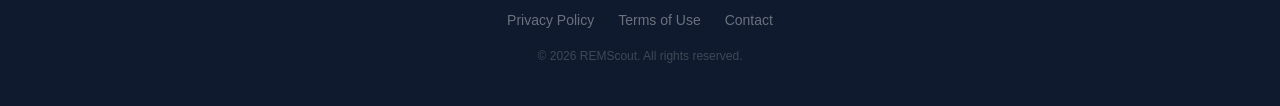
<file: terms.html>
<!DOCTYPE html>
<html lang="en">
<head>
  <meta charset="UTF-8" />
  <meta name="viewport" content="width=device-width, initial-scale=1.0" />
  <title>Terms of Use — REMScout</title>
  <link href="https://fonts.googleapis.com/css2?family=Inter:wght@400;500;600;700;800&display=swap" rel="stylesheet" />
  <link rel="stylesheet" href="/css/style.css" />
  <style>
    .legal { max-width: 720px; margin: 0 auto; padding: 120px 24px 80px; }
    .legal h1 { font-size: 36px; font-weight: 800; color: var(--navy); margin-bottom: 8px; letter-spacing: -0.5px; }
    .legal .updated { font-size: 14px; color: var(--gray-3); margin-bottom: 48px; }
    .legal h2 { font-size: 20px; font-weight: 700; color: var(--navy); margin: 36px 0 12px; }
    .legal p, .legal li { font-size: 16px; color: var(--text-sub); line-height: 1.7; margin-bottom: 12px; }
    .legal ul { padding-left: 20px; }
    .legal a { color: var(--orange); }
  </style>
</head>
<body>
  <nav class="nav" id="nav">
    <div class="nav-inner">
      <a href="/" class="nav-logo">
        <span class="logo-rem">REM</span><span class="logo-scout">Scout</span>
        <span class="logo-monkey">🐒</span>
      </a>
    </div>
  </nav>

  <div class="legal">
    <h1>Terms of Use</h1>
    <p class="updated">Last updated: June 1, 2026</p>

    <p>By downloading or using REMScout, you agree to these Terms of Use. Please read them carefully.</p>

    <h2>Use of the App</h2>
    <p>REMScout is a tool for personal home search and neighborhood discovery. You agree to use the app for lawful purposes only. You may not reverse engineer, decompile, or redistribute the app.</p>

    <h2>Listing Data</h2>
    <p>Listing data is provided by third-party sources including Rentcast. REMScout makes no warranties about the accuracy, completeness, or availability of listing data. Always verify listing details independently and work with a licensed real estate professional before making any purchasing decision.</p>

    <h2>Subscriptions</h2>
    <p>REMScout Pro is available as a monthly ($14.99) or annual ($119.99) subscription, billed through your Apple ID. Subscriptions automatically renew unless cancelled at least 24 hours before the renewal date. Manage or cancel your subscription in your iPhone Settings → Apple ID → Subscriptions.</p>
    <p>We do not offer refunds for partial subscription periods. Refund requests are handled by Apple per their standard App Store policy.</p>

    <h2>Disclaimer of Warranties</h2>
    <p>REMScout is provided "as is" without warranties of any kind. We do not guarantee uninterrupted access, data accuracy, or fitness for any particular purpose.</p>

    <h2>Limitation of Liability</h2>
    <p>REMScout shall not be liable for any indirect, incidental, or consequential damages arising from your use of the app or reliance on listing data.</p>

    <h2>Changes to Terms</h2>
    <p>We may update these terms from time to time. Continued use of the app after changes constitutes acceptance.</p>

    <h2>Contact</h2>
    <p>Questions? Email us at <a href="mailto:hello@remscout.com">hello@remscout.com</a></p>
  </div>

  <footer class="footer">
    <div class="container footer-inner">
      <div class="footer-logo"><span class="logo-rem">REM</span><span class="logo-scout">Scout</span> <span class="logo-monkey">🐒</span></div>
      <div class="footer-links">
        <a href="/privacy">Privacy Policy</a>
        <a href="/terms">Terms of Use</a>
        <a href="mailto:hello@remscout.com">Contact</a>
      </div>
      <p class="footer-copy">© 2026 REMScout. All rights reserved.</p>
    </div>
  </footer>
</body>
</html>
</file>
<file: css/style.css>
/* ============================================================
   REMScout.com — Main Stylesheet
   Colors: Orange #FC782D · Navy #1A2744 · White #FFFFFF
   Font: System stack (matches iOS app feel)
   ============================================================ */

*, *::before, *::after { box-sizing: border-box; margin: 0; padding: 0; }

:root {
  --orange:      #FC782D;
  --orange-dark: #E5661A;
  --orange-lite: rgba(252,120,45,0.12);
  --navy:        #1A2744;
  --navy-mid:    #243560;
  --navy-lite:   #2C3E6B;
  --cream:       #FFF8F3;
  --gray-1:      #F5F5F7;
  --gray-2:      #E5E5EA;
  --gray-3:      #AEAEB2;
  --gray-4:      #636366;
  --text:        #1C1C1E;
  --text-sub:    #48484A;
  --white:       #FFFFFF;
  --radius:      18px;
  --radius-sm:   12px;
  --shadow-sm:   0 2px 12px rgba(0,0,0,0.07);
  --shadow-md:   0 8px 32px rgba(0,0,0,0.12);
  --shadow-lg:   0 24px 64px rgba(0,0,0,0.20);
  --shadow-orange: 0 8px 32px rgba(252,120,45,0.35);
}

html { scroll-behavior: smooth; }

body {
  font-family: -apple-system, BlinkMacSystemFont, 'SF Pro Display', 'Helvetica Neue', sans-serif;
  color: var(--text);
  background: var(--white);
  line-height: 1.6;
  -webkit-font-smoothing: antialiased;
}

.container {
  max-width: 1140px;
  margin: 0 auto;
  padding: 0 24px;
}

/* ---- BUTTONS ---- */
.btn {
  display: inline-flex;
  align-items: center;
  gap: 8px;
  padding: 12px 24px;
  border-radius: 50px;
  font-weight: 600;
  font-size: 15px;
  text-decoration: none;
  transition: all 0.2s ease;
  cursor: pointer;
  border: none;
  white-space: nowrap;
}
.btn-orange {
  background: var(--orange);
  color: var(--white);
  box-shadow: var(--shadow-orange);
}
.btn-orange:hover {
  background: var(--orange-dark);
  transform: translateY(-2px);
  box-shadow: 0 12px 40px rgba(252,120,45,0.5);
}
.btn-ghost {
  background: rgba(255,255,255,0.12);
  color: var(--white);
  border: 1.5px solid rgba(255,255,255,0.25);
  backdrop-filter: blur(8px);
}
.btn-ghost:hover {
  background: rgba(255,255,255,0.2);
  border-color: rgba(255,255,255,0.4);
}
.btn-outline {
  background: transparent;
  color: var(--navy);
  border: 2px solid var(--gray-2);
}
.btn-outline:hover { border-color: var(--navy); background: var(--gray-1); }
.btn-nav {
  background: var(--orange);
  color: var(--white);
  padding: 9px 20px;
  font-size: 14px;
  box-shadow: none;
}
.btn-nav:hover { background: var(--orange-dark); transform: none; }
.btn-lg { padding: 17px 36px; font-size: 17px; }
.btn-full { width: 100%; justify-content: center; }

/* ---- NAV ---- */
.nav {
  position: fixed;
  top: 0; left: 0; right: 0;
  z-index: 100;
  background: rgba(26,39,68,0.92);
  backdrop-filter: blur(16px);
  -webkit-backdrop-filter: blur(16px);
  border-bottom: 1px solid rgba(255,255,255,0.08);
  transition: box-shadow 0.2s;
}
.nav.scrolled { box-shadow: 0 4px 32px rgba(0,0,0,0.3); }
.nav-inner {
  max-width: 1140px;
  margin: 0 auto;
  padding: 0 24px;
  height: 64px;
  display: flex;
  align-items: center;
  gap: 32px;
}
.nav-logo {
  font-size: 22px;
  font-weight: 800;
  text-decoration: none;
  letter-spacing: -0.5px;
  display: flex;
  align-items: center;
  gap: 8px;
}
.logo-rem   { color: var(--orange); }
.logo-scout { color: var(--white); }
.nav-monkey { width: 36px; height: 36px; object-fit: contain; }
.nav-links { display: flex; gap: 28px; margin-left: auto; }
.nav-links a {
  text-decoration: none;
  color: rgba(255,255,255,0.65);
  font-size: 15px;
  font-weight: 500;
  transition: color 0.2s;
}
.nav-links a:hover { color: var(--white); }
.nav-hamburger {
  display: none;
  flex-direction: column;
  gap: 5px;
  background: none;
  border: none;
  cursor: pointer;
  padding: 4px;
  margin-left: auto;
}
.nav-hamburger span {
  display: block;
  width: 22px; height: 2px;
  background: var(--white);
  border-radius: 2px;
  transition: all 0.2s;
}
.nav-mobile {
  display: none;
  flex-direction: column;
  gap: 8px;
  padding: 16px 24px 20px;
  border-top: 1px solid rgba(255,255,255,0.08);
  background: var(--navy);
}
.nav-mobile a {
  text-decoration: none;
  color: rgba(255,255,255,0.8);
  font-weight: 500;
  padding: 10px 0;
  border-bottom: 1px solid rgba(255,255,255,0.06);
}
.nav-mobile.open { display: flex; }

/* ---- HERO ---- */
.hero {
  min-height: 100vh;
  background: linear-gradient(160deg, var(--navy) 0%, #1f3060 55%, #162238 100%);
  display: flex;
  align-items: center;
  padding: 120px 0 100px;
  position: relative;
  overflow: hidden;
}
.hero-bg {
  position: absolute;
  inset: 0;
  background:
    radial-gradient(ellipse 50% 60% at 75% 50%, rgba(252,120,45,0.12) 0%, transparent 65%),
    radial-gradient(ellipse 30% 40% at 10% 20%, rgba(252,120,45,0.06) 0%, transparent 60%),
    radial-gradient(ellipse 60% 40% at 50% 100%, rgba(0,0,0,0.3) 0%, transparent 70%);
  pointer-events: none;
}
/* Subtle grid overlay */
.hero::before {
  content: '';
  position: absolute;
  inset: 0;
  background-image:
    linear-gradient(rgba(255,255,255,0.02) 1px, transparent 1px),
    linear-gradient(90deg, rgba(255,255,255,0.02) 1px, transparent 1px);
  background-size: 48px 48px;
  pointer-events: none;
}
.hero .container {
  display: grid;
  grid-template-columns: 1fr 1fr;
  gap: 64px;
  align-items: center;
  position: relative;
  z-index: 1;
}
.hero-badge {
  display: inline-flex;
  align-items: center;
  gap: 8px;
  background: rgba(252,120,45,0.15);
  color: var(--orange);
  font-size: 13px;
  font-weight: 600;
  padding: 6px 14px;
  border-radius: 50px;
  margin-bottom: 24px;
  border: 1px solid rgba(252,120,45,0.3);
}
.hero-headline {
  font-size: clamp(36px, 5vw, 58px);
  font-weight: 900;
  line-height: 1.08;
  letter-spacing: -1.5px;
  color: var(--white);
  margin-bottom: 20px;
}
.hero-headline .highlight {
  color: var(--orange);
}
.hero-sub {
  font-size: 18px;
  color: rgba(255,255,255,0.65);
  margin-bottom: 40px;
  max-width: 460px;
  line-height: 1.7;
}
.hero-cta { display: flex; gap: 12px; flex-wrap: wrap; margin-bottom: 20px; }
.hero-note { font-size: 13px; color: rgba(255,255,255,0.3); }

/* ---- PHONE MOCKUP ---- */
.hero-phone {
  display: flex;
  justify-content: center;
  align-items: center;
  position: relative;
}
.phone-frame {
  width: 280px;
  height: 560px;
  background: var(--navy);
  border-radius: 44px;
  padding: 10px;
  box-shadow:
    var(--shadow-lg),
    0 0 0 1px rgba(255,255,255,0.1) inset,
    0 0 80px rgba(252,120,45,0.15);
  position: relative;
  z-index: 2;
}
.phone-screen {
  width: 100%;
  height: 100%;
  background: var(--white);
  border-radius: 36px;
  overflow: hidden;
}
.phone-glow {
  position: absolute;
  width: 240px;
  height: 240px;
  background: radial-gradient(circle, rgba(252,120,45,0.25), transparent 70%);
  bottom: -60px;
  left: 50%;
  transform: translateX(-50%);
  z-index: 1;
  filter: blur(24px);
}

/* Phone mockup content — map screen */
.phone-mockup { height: 100%; display: flex; flex-direction: column; background: #EEF2F5; }

/* Status bar */
.mockup-statusbar {
  height: 32px;
  background: var(--navy);
  display: flex;
  align-items: center;
  justify-content: space-between;
  padding: 0 16px;
  flex-shrink: 0;
}
.mockup-statusbar-time {
  font-size: 11px;
  font-weight: 700;
  color: var(--white);
}
.mockup-statusbar-icons {
  display: flex;
  gap: 4px;
  align-items: center;
}
.mockup-statusbar-icons span {
  font-size: 9px;
  color: rgba(255,255,255,0.8);
}

/* Top bar */
.mockup-topbar {
  background: var(--white);
  padding: 10px 12px 8px;
  display: flex;
  align-items: center;
  gap: 8px;
  box-shadow: 0 1px 4px rgba(0,0,0,0.06);
  flex-shrink: 0;
}
.mockup-area-pill {
  display: flex;
  align-items: center;
  gap: 5px;
  background: var(--gray-1);
  border-radius: 50px;
  padding: 5px 10px;
  font-size: 10px;
  font-weight: 700;
  color: var(--navy);
  flex: 1;
}
.mockup-area-pill .dot { width: 6px; height: 6px; background: var(--orange); border-radius: 50%; }
.mockup-icon-btn {
  width: 28px; height: 28px;
  background: var(--gray-1);
  border-radius: 50%;
  display: flex;
  align-items: center;
  justify-content: center;
  font-size: 12px;
  flex-shrink: 0;
}
.mockup-icon-btn.orange {
  background: var(--orange);
  color: var(--white);
  position: relative;
}
.mockup-badge {
  position: absolute;
  top: -3px; right: -3px;
  width: 12px; height: 12px;
  background: var(--navy);
  border-radius: 50%;
  font-size: 7px;
  font-weight: 800;
  color: var(--white);
  display: flex;
  align-items: center;
  justify-content: center;
}

/* Map area */
.mockup-map {
  flex: 1;
  background: #E8EFF4;
  position: relative;
  overflow: hidden;
}
.map-bg {
  position: absolute; inset: 0;
  background:
    /* roads */
    linear-gradient(rgba(255,255,255,0.6) 1px, transparent 1px) 0 40%,
    linear-gradient(90deg, rgba(255,255,255,0.6) 1px, transparent 1px) 35% 0,
    linear-gradient(rgba(255,255,255,0.4) 1px, transparent 1px) 0 65%,
    linear-gradient(90deg, rgba(255,255,255,0.4) 1px, transparent 1px) 65% 0,
    #D8E4EC;
  background-size: 100% 100%, 100% 100%, 100% 100%, 100% 100%, 100%;
}
/* Blocks */
.map-bg::before {
  content: '';
  position: absolute;
  inset: 0;
  background:
    rgba(200,215,225,0.6) 10px 10px / 60px 28px,
    rgba(200,215,225,0.4) 80px 50px / 50px 32px,
    rgba(195,210,222,0.5) 20px 60px / 70px 24px;
  background-repeat: no-repeat;
}
.map-pin {
  position: absolute;
  display: flex;
  flex-direction: column;
  align-items: center;
}
.pin-bubble {
  background: var(--white);
  color: var(--navy);
  font-size: 9px;
  font-weight: 800;
  padding: 4px 8px;
  border-radius: 8px;
  box-shadow: 0 2px 8px rgba(0,0,0,0.15);
  white-space: nowrap;
}
.pin-bubble.active { background: var(--orange); color: var(--white); }
.pin-tail {
  width: 0; height: 0;
  border-left: 4px solid transparent;
  border-right: 4px solid transparent;
  border-top: 5px solid var(--white);
}
.pin-tail.active { border-top-color: var(--orange); }
.pin-1 { top: 20%; left: 15%; }
.pin-2 { top: 38%; left: 48%; }
.pin-3 { top: 18%; right: 20%; }
.pin-4 { top: 60%; left: 28%; }
/* Tour route line */
.map-route {
  position: absolute;
  top: 0; left: 0; right: 0; bottom: 0;
  pointer-events: none;
}
.map-route::before {
  content: '';
  position: absolute;
  top: 30%; left: 22%;
  width: 35%; height: 25%;
  border: 2px dashed var(--orange);
  border-radius: 50%;
  opacity: 0.5;
}
/* Search this area button */
.mockup-search-btn {
  position: absolute;
  bottom: 12px;
  left: 50%;
  transform: translateX(-50%);
  background: var(--navy);
  color: var(--white);
  font-size: 9px;
  font-weight: 700;
  padding: 6px 14px;
  border-radius: 50px;
  white-space: nowrap;
  box-shadow: 0 4px 12px rgba(0,0,0,0.2);
  display: flex;
  align-items: center;
  gap: 4px;
}

/* Bottom card */
.mockup-card {
  padding: 12px;
  background: var(--white);
  border-top: 1px solid var(--gray-2);
  flex-shrink: 0;
}
.card-row1 {
  display: flex;
  justify-content: space-between;
  align-items: flex-start;
  margin-bottom: 4px;
}
.card-address { font-size: 10px; font-weight: 700; color: var(--navy); }
.card-match {
  font-size: 9px;
  font-weight: 700;
  color: #34C759;
  background: rgba(52,199,89,0.1);
  padding: 2px 6px;
  border-radius: 4px;
}
.card-price { font-size: 16px; font-weight: 900; color: var(--orange); margin: 1px 0; }
.card-details { font-size: 9px; color: var(--gray-4); margin-bottom: 8px; }
.card-actions { display: flex; gap: 6px; }
.card-btn { font-size: 9px; font-weight: 700; padding: 5px 10px; border-radius: 50px; border: none; cursor: pointer; }
.card-btn-primary { background: var(--orange); color: var(--white); }
.card-btn-ghost { background: var(--gray-1); color: var(--navy); }

/* ---- PROOF BAR ---- */
.proof-bar {
  background: var(--navy);
  padding: 20px 0;
  border-top: 1px solid rgba(255,255,255,0.06);
}
.proof-inner {
  display: flex;
  align-items: center;
  justify-content: center;
  flex-wrap: wrap;
}
.proof-item {
  color: rgba(255,255,255,0.7);
  font-size: 14px;
  padding: 8px 28px;
  font-weight: 500;
}
.proof-item strong { color: var(--white); }
.proof-divider { width: 1px; height: 20px; background: rgba(255,255,255,0.12); }

/* ---- SECTION COMMONS ---- */
.section-label {
  font-size: 11px;
  font-weight: 700;
  letter-spacing: 2.5px;
  text-transform: uppercase;
  color: var(--orange);
  margin-bottom: 14px;
}
.section-title {
  font-size: clamp(28px, 4vw, 44px);
  font-weight: 800;
  letter-spacing: -1px;
  color: var(--navy);
  margin-bottom: 14px;
  line-height: 1.15;
}
.section-sub {
  font-size: 18px;
  color: var(--text-sub);
  max-width: 560px;
  margin-bottom: 56px;
  line-height: 1.6;
}

/* ---- FEATURES ---- */
.features { padding: 100px 0; background: var(--white); }
.features-grid {
  display: grid;
  grid-template-columns: repeat(3, 1fr);
  gap: 16px;
}
.feature-card-large { grid-column: span 2; }
.feature-card {
  background: var(--white);
  border: 1.5px solid var(--gray-2);
  border-radius: var(--radius);
  padding: 32px;
  transition: transform 0.2s, box-shadow 0.2s, border-color 0.2s;
}
.feature-card:hover {
  transform: translateY(-4px);
  box-shadow: var(--shadow-md);
  border-color: rgba(252,120,45,0.3);
}
.feature-icon-wrap {
  width: 48px; height: 48px;
  border-radius: 12px;
  display: flex;
  align-items: center;
  justify-content: center;
  margin-bottom: 16px;
}
.feature-icon { width: 24px; height: 24px; }
.feature-card h3 { font-size: 17px; font-weight: 700; color: var(--navy); margin-bottom: 8px; }
.feature-card p { font-size: 15px; color: var(--text-sub); line-height: 1.65; }
.feature-list { list-style: none; margin-top: 16px; display: flex; flex-direction: column; gap: 7px; }
.feature-list li { font-size: 14px; color: var(--text-sub); }
.feature-list li::before { content: ''; }

/* Tour Sort Badge */
.sort-badge {
  display: inline-flex;
  align-items: center;
  gap: 6px;
  margin-top: 16px;
  background: var(--gray-1);
  border: 1px solid var(--gray-2);
  border-radius: 50px;
  padding: 6px 14px;
  font-size: 12px;
  font-weight: 600;
  color: var(--navy);
}
.sort-badge .active { color: var(--orange); }
.sort-divider { color: var(--gray-3); margin: 0 2px; }

/* ---- HOW IT WORKS ---- */
.how-it-works {
  padding: 100px 0;
  background: var(--navy);
  position: relative;
  overflow: hidden;
}
.how-it-works::before {
  content: '';
  position: absolute;
  inset: 0;
  background-image:
    linear-gradient(rgba(255,255,255,0.025) 1px, transparent 1px),
    linear-gradient(90deg, rgba(255,255,255,0.025) 1px, transparent 1px);
  background-size: 48px 48px;
  pointer-events: none;
}
.how-it-works .section-label { color: var(--orange); position: relative; z-index: 1; }
.how-it-works .section-title { color: var(--white); position: relative; z-index: 1; }
.steps {
  display: flex;
  align-items: flex-start;
  gap: 0;
  margin-top: 8px;
  position: relative;
  z-index: 1;
}
.step {
  flex: 1;
  padding: 28px 24px;
  background: rgba(255,255,255,0.05);
  border: 1px solid rgba(255,255,255,0.08);
  border-radius: var(--radius);
  backdrop-filter: blur(8px);
  transition: background 0.2s;
}
.step:hover { background: rgba(255,255,255,0.08); }
.step-arrow {
  font-size: 22px;
  color: var(--orange);
  padding: 0 6px;
  margin-top: 28px;
  flex-shrink: 0;
  opacity: 0.6;
}
.step-number {
  font-size: 36px;
  font-weight: 900;
  color: var(--orange);
  opacity: 0.25;
  line-height: 1;
  margin-bottom: 10px;
}
.step h3 { font-size: 16px; font-weight: 700; color: var(--white); margin-bottom: 8px; }
.step p { font-size: 14px; color: rgba(255,255,255,0.55); line-height: 1.6; }

/* ---- PRICING ---- */
.pricing { padding: 100px 0; background: var(--white); }
.pricing-cards {
  display: grid;
  grid-template-columns: 1fr 1fr;
  gap: 24px;
  max-width: 760px;
  margin: 0 auto;
}
.pricing-card {
  border: 2px solid var(--gray-2);
  border-radius: var(--radius);
  padding: 40px 32px;
  position: relative;
  transition: transform 0.2s;
}
.pricing-card:hover { transform: translateY(-4px); }
.pricing-card-featured {
  border-color: var(--orange);
  background: var(--navy);
  color: var(--white);
  box-shadow: 0 16px 48px rgba(26,39,68,0.25), 0 0 0 1px rgba(252,120,45,0.2);
}
.pricing-badge {
  position: absolute;
  top: -14px; left: 50%;
  transform: translateX(-50%);
  background: var(--orange);
  color: var(--white);
  font-size: 11px;
  font-weight: 700;
  padding: 4px 16px;
  border-radius: 50px;
  white-space: nowrap;
  letter-spacing: 0.5px;
}
.pricing-tier {
  font-size: 12px;
  font-weight: 700;
  letter-spacing: 2px;
  text-transform: uppercase;
  margin-bottom: 10px;
  opacity: 0.5;
}
.pricing-card-featured .pricing-tier { color: var(--white); }
.pricing-price { font-size: 52px; font-weight: 900; color: var(--navy); line-height: 1; letter-spacing: -2px; }
.pricing-price span { font-size: 26px; letter-spacing: 0; }
.pricing-card-featured .pricing-price { color: var(--white); }
.pricing-period { font-size: 14px; color: var(--gray-3); margin-bottom: 28px; margin-top: 4px; }
.pricing-features { list-style: none; display: flex; flex-direction: column; gap: 10px; margin-bottom: 32px; }
.pricing-features li { font-size: 15px; color: var(--text-sub); }
.pricing-card-featured .pricing-features li { color: rgba(255,255,255,0.8); }
.pricing-features li.muted { opacity: 0.35; }
.pricing-note { text-align: center; font-size: 13px; margin-top: 14px; color: var(--gray-3); }
.pricing-card-featured .pricing-note { color: rgba(255,255,255,0.4); }

/* ---- DOWNLOAD ---- */
.download {
  padding: 100px 0;
  background: linear-gradient(145deg, #0f1a2e 0%, var(--navy) 40%, #1f3060 100%);
  position: relative;
  overflow: hidden;
}
.download::before {
  content: '';
  position: absolute;
  inset: 0;
  background:
    radial-gradient(ellipse 60% 60% at 50% 50%, rgba(252,120,45,0.08) 0%, transparent 65%);
  pointer-events: none;
}
.download-inner {
  text-align: center;
  max-width: 560px;
  margin: 0 auto;
  position: relative;
  z-index: 1;
}
.download-monkey { margin-bottom: 24px; }
.download-monkey-img {
  width: 140px; height: 140px;
  object-fit: contain;
  filter: drop-shadow(0 8px 32px rgba(252,120,45,0.45));
  animation: float 3.5s ease-in-out infinite;
}
@keyframes float {
  0%, 100% { transform: translateY(0px); }
  50%       { transform: translateY(-12px); }
}
.download h2 {
  font-size: clamp(28px, 4vw, 40px);
  font-weight: 800;
  color: var(--white);
  margin-bottom: 14px;
  letter-spacing: -0.5px;
}
.download p {
  font-size: 18px;
  color: rgba(255,255,255,0.55);
  margin-bottom: 36px;
  line-height: 1.6;
}
.app-store-btn { margin: 0 auto; }
.download-note { font-size: 13px; color: rgba(255,255,255,0.28); margin-top: 18px; }

/* ---- FOOTER ---- */
.footer {
  background: #0f1a2e;
  border-top: 1px solid rgba(255,255,255,0.06);
  padding: 40px 0;
}
.footer-inner { display: flex; flex-direction: column; align-items: center; gap: 16px; }
.footer-logo { font-size: 20px; font-weight: 800; display: flex; align-items: center; gap: 8px; }
.footer-monkey { width: 34px; height: 34px; object-fit: contain; opacity: 0.8; }
.footer-logo .logo-scout { color: rgba(255,255,255,0.65); }
.footer-links { display: flex; gap: 24px; }
.footer-links a { text-decoration: none; color: rgba(255,255,255,0.38); font-size: 14px; transition: color 0.2s; }
.footer-links a:hover { color: var(--orange); }
.footer-copy { font-size: 12px; color: rgba(255,255,255,0.2); }

/* ---- ANIMATIONS ---- */
@keyframes fadeUp {
  from { opacity: 0; transform: translateY(28px); }
  to   { opacity: 1; transform: translateY(0); }
}
.animate { opacity: 0; }
.animate.visible { animation: fadeUp 0.5s cubic-bezier(0.22, 1, 0.36, 1) forwards; }
.animate:nth-child(2) { animation-delay: 0.08s; }
.animate:nth-child(3) { animation-delay: 0.16s; }
.animate:nth-child(4) { animation-delay: 0.24s; }
.animate:nth-child(5) { animation-delay: 0.32s; }

/* ---- RESPONSIVE ---- */
@media (max-width: 900px) {
  .hero .container { grid-template-columns: 1fr; text-align: center; gap: 48px; }
  .hero-sub { margin: 0 auto 40px; }
  .hero-cta { justify-content: center; }
  .hero-phone { order: -1; }
  .phone-frame { width: 240px; height: 480px; }
  .features-grid { grid-template-columns: 1fr 1fr; }
  .feature-card-large { grid-column: span 2; }
  .steps { flex-direction: column; gap: 12px; }
  .step-arrow { display: none; }
  .pricing-cards { grid-template-columns: 1fr; max-width: 420px; }
  .proof-inner { gap: 4px; }
  .proof-divider { display: none; }
}

@media (max-width: 600px) {
  .nav-links { display: none; }
  .btn-nav { display: none; }
  .nav-hamburger { display: flex; }
  .features-grid { grid-template-columns: 1fr; }
  .feature-card-large { grid-column: span 1; }
  .hero-cta { flex-direction: column; align-items: center; }
  .btn-lg { width: 100%; justify-content: center; max-width: 320px; }
}
</file>
